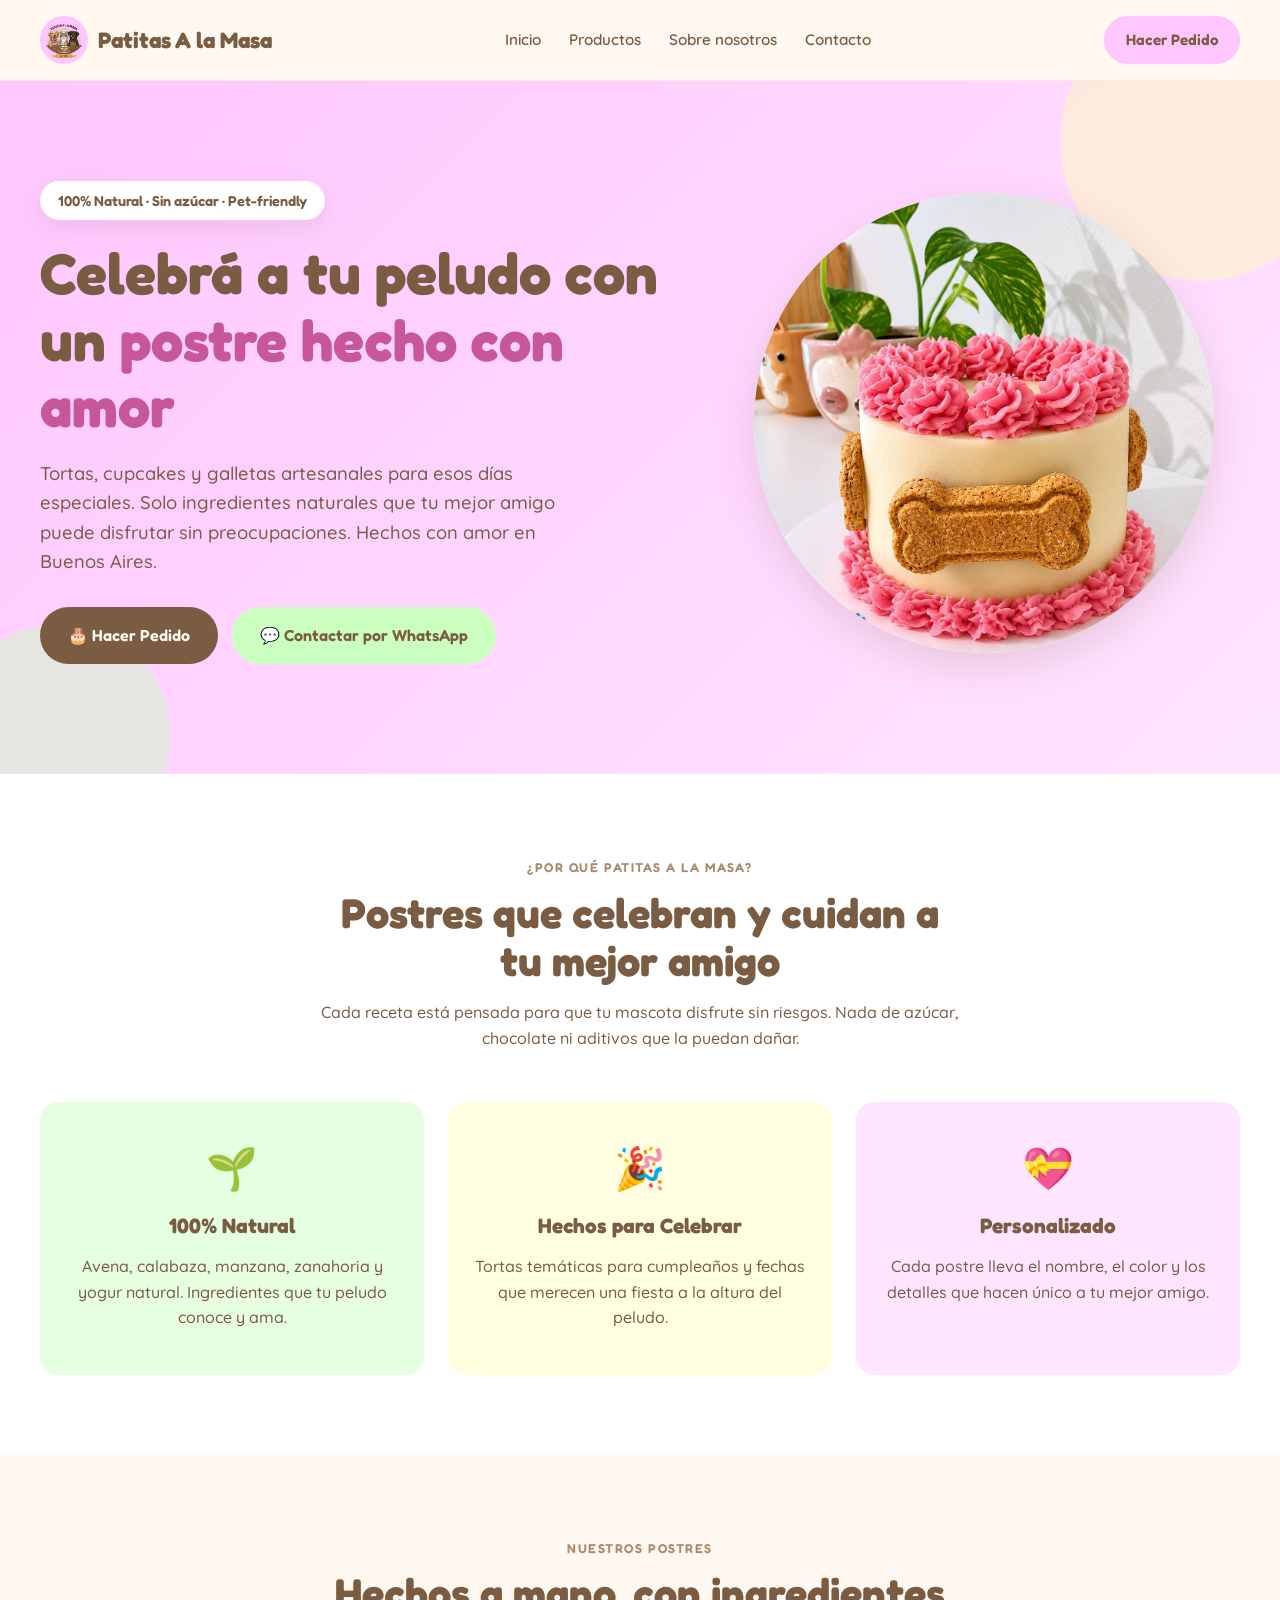
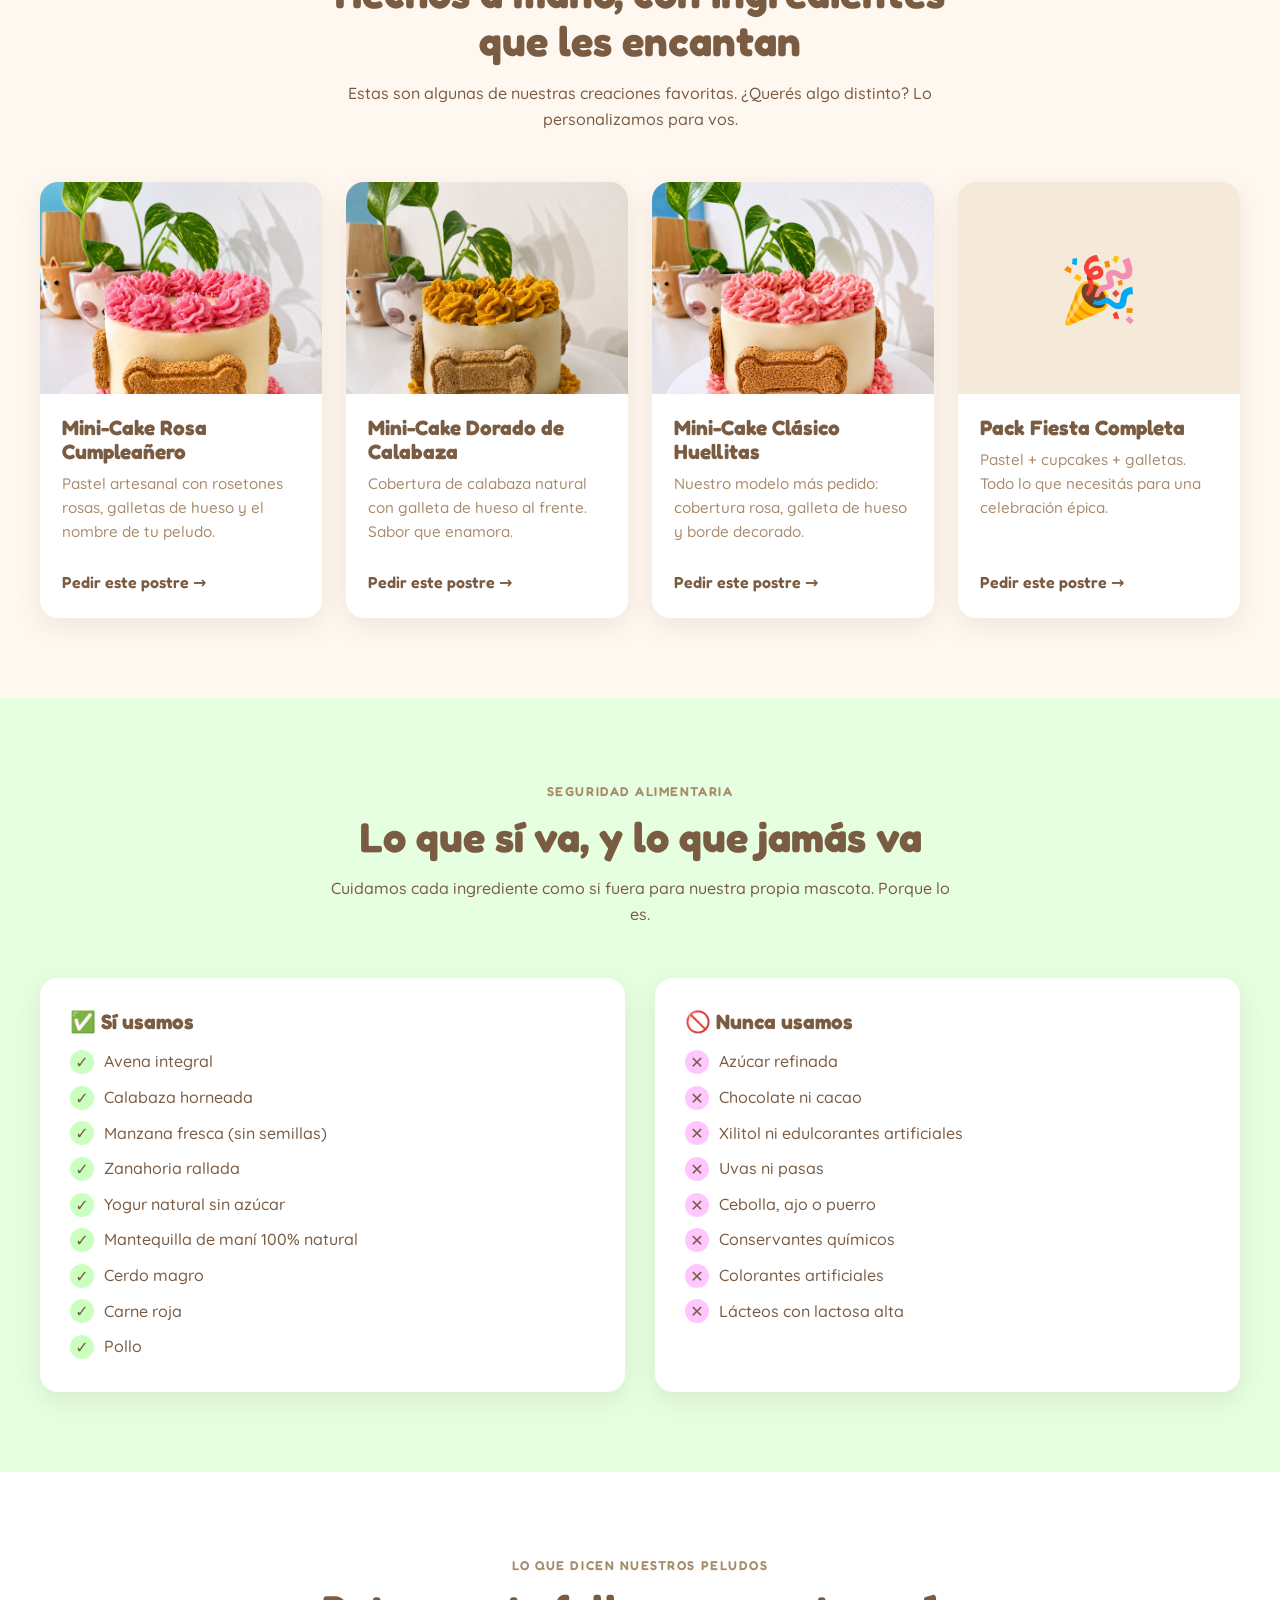
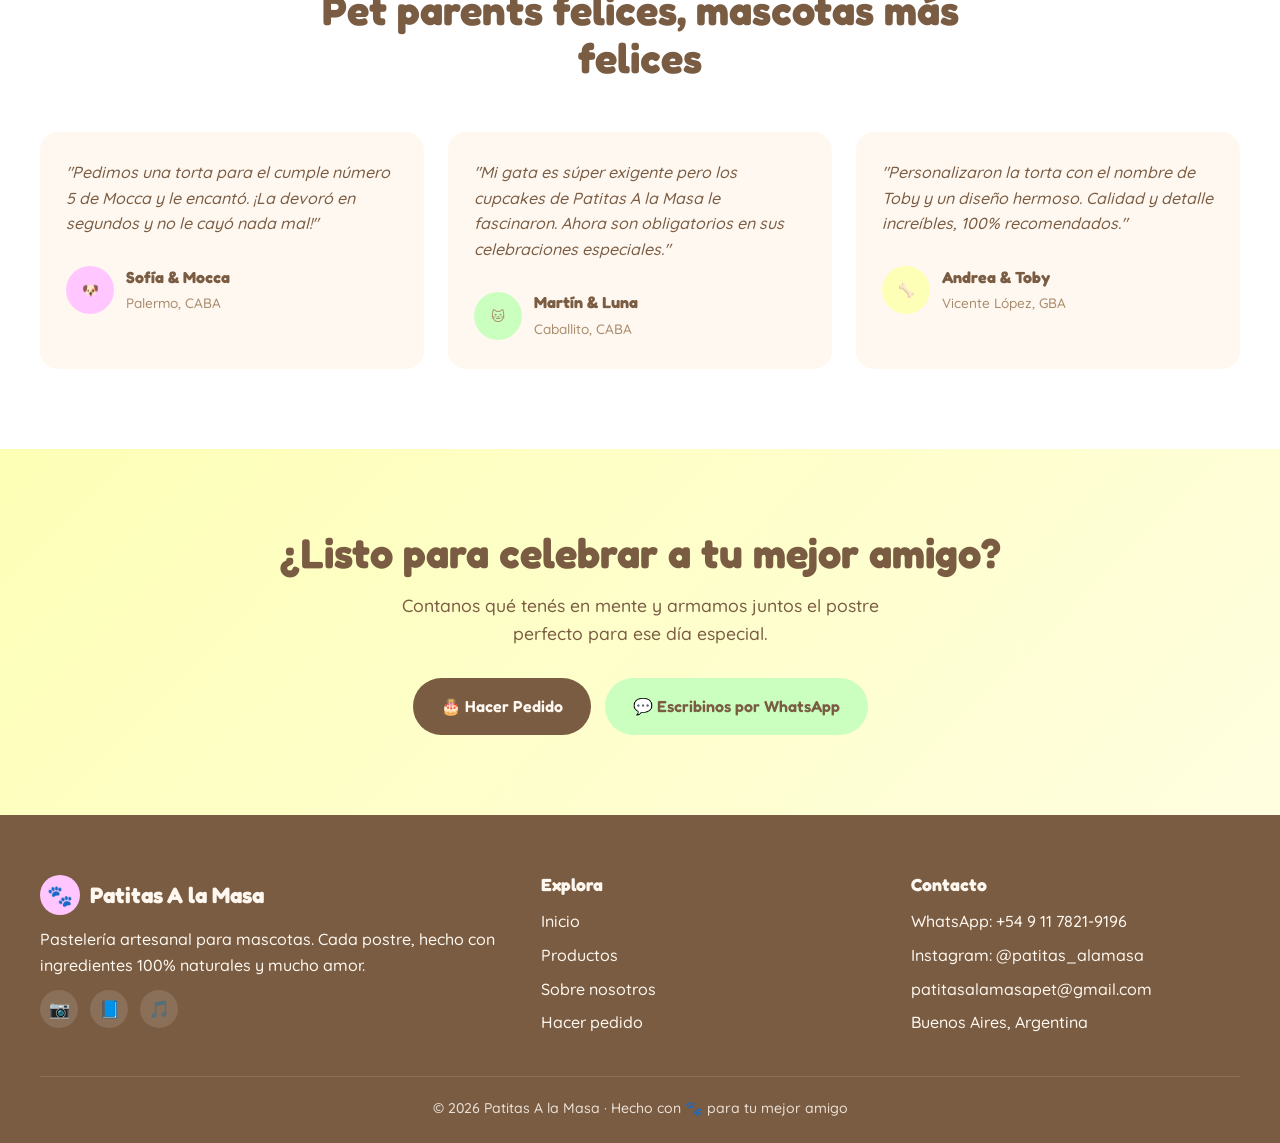
<file: index.html>
<!DOCTYPE html>
<html lang="es">
<head>
  <meta charset="UTF-8" />
  <meta name="viewport" content="width=device-width, initial-scale=1.0" />
  <title>Patitas a la masa — Postres naturales para tu mascota</title>
  <meta name="description" content="Pastelería artesanal para mascotas. Postres 100% naturales, sin azúcar, sin chocolate y sin aditivos para celebrar los días especiales de tu peludo." />
  <meta name="rebuild-timestamp" content="2026-05-31T12:00:00Z" />

  <link rel="preconnect" href="https://fonts.googleapis.com" />
  <link rel="preconnect" href="https://fonts.gstatic.com" crossorigin />
  <link href="https://fonts.googleapis.com/css2?family=Fredoka:wght@400;500;600;700&family=Quicksand:wght@400;500;600;700&display=swap" rel="stylesheet" />

  <link rel="stylesheet" href="css/styles.css" />
</head>
<body>

  <!-- ============ HEADER ============ -->
  <header class="site-header">
    <div class="container nav">
      <a href="#inicio" class="logo" aria-label="Patitas A la Masa inicio">
        <img src="assets/Many Paws.png" alt="" class="logo-img" />
        Patitas A la Masa
      </a>

      <ul class="nav-links" id="nav-links">
        <li><a href="#inicio">Inicio</a></li>
        <li><a href="#productos">Productos</a></li>
        <li><a href="#nosotros">Sobre nosotros</a></li>
        <li><a href="#contacto">Contacto</a></li>
      </ul>

      <div class="nav-cta">
        <a href="pedidos.html" class="btn btn-pill">Hacer Pedido</a>
        <button class="menu-toggle" aria-label="Abrir menú" aria-expanded="false">☰</button>
      </div>
    </div>
  </header>

  <main>

    <!-- ============ HERO ============ -->
    <section class="hero" id="inicio">
      <div class="container hero-inner">
        <div>
          <span class="hero-badge">100% Natural · Sin azúcar · Pet-friendly</span>
          <h1>Celebrá a tu peludo con un <span>postre hecho con amor</span></h1>
          <p class="hero-sub">
            Tortas, cupcakes y galletas artesanales para esos días especiales.
            Solo ingredientes naturales que tu mejor amigo puede disfrutar sin preocupaciones.
            Hechos con amor en Buenos Aires.
          </p>
          <div class="hero-actions">
            <a href="pedidos.html" class="btn btn-primary">🎂 Hacer Pedido</a>
            <a
              href="#"
              class="btn btn-secondary"
              data-whatsapp-message="¡Hola Patitas A la Masa! 🐾 Quiero más información sobre sus postres para mascotas."
            >💬 Contactar por WhatsApp</a>
          </div>
        </div>

        <div class="hero-illustration">
          <span class="paw paw-1" aria-hidden="true">🐾</span>
          <span class="paw paw-2" aria-hidden="true">🐾</span>
          <span class="paw paw-3" aria-hidden="true">🐾</span>
          <img src="assets/Imagenes/pastel-rosa.jpeg" alt="Pastel artesanal para mascotas con galleta de hueso y rosetones rosas" />
        </div>
      </div>
    </section>

    <!-- ============ PROPUESTA DE VALOR ============ -->
    <section class="valores" id="nosotros">
      <div class="container">
        <div class="section-head">
          <span class="eyebrow">¿Por qué Patitas A la Masa?</span>
          <h2>Postres que celebran y cuidan a tu mejor amigo</h2>
          <p>Cada receta está pensada para que tu mascota disfrute sin riesgos. Nada de azúcar, chocolate ni aditivos que la puedan dañar.</p>
        </div>

        <div class="cards-3">
          <article class="valor-card menta">
            <span class="icono" aria-hidden="true">🌱</span>
            <h3>100% Natural</h3>
            <p>Avena, calabaza, manzana, zanahoria y yogur natural. Ingredientes que tu peludo conoce y ama.</p>
          </article>
          <article class="valor-card vainilla">
            <span class="icono" aria-hidden="true">🎉</span>
            <h3>Hechos para Celebrar</h3>
            <p>Tortas temáticas para cumpleaños y fechas que merecen una fiesta a la altura del peludo.</p>
          </article>
          <article class="valor-card rosa">
            <span class="icono" aria-hidden="true">💝</span>
            <h3>Personalizado</h3>
            <p>Cada postre lleva el nombre, el color y los detalles que hacen único a tu mejor amigo.</p>
          </article>
        </div>
      </div>
    </section>

    <!-- ============ PRODUCTOS ============ -->
    <section class="productos" id="productos">
      <div class="container">
        <div class="section-head">
          <span class="eyebrow">Nuestros postres</span>
          <h2>Hechos a mano, con ingredientes que les encantan</h2>
          <p>Estas son algunas de nuestras creaciones favoritas. ¿Querés algo distinto? Lo personalizamos para vos.</p>
        </div>

        <div class="product-grid">
          <article class="product-card">
            <div class="product-image rosa">
              <img src="assets/Imagenes/pastel-rosa.jpeg" alt="Mini-Cake de cumpleaños rosa con galleta de hueso" />
            </div>
            <div class="product-body">
              <h3>Mini-Cake Rosa Cumpleañero</h3>
              <p>Pastel artesanal con rosetones rosas, galletas de hueso y el nombre de tu peludo.</p>
              <a href="pedidos.html#producto-pastel-rosa" class="product-link">Pedir este postre →</a>
            </div>
          </article>

          <article class="product-card">
            <div class="product-image vainilla">
              <img src="assets/Imagenes/pastel-amarillo.jpeg" alt="Mini-Cake de cumpleaños con rosetones dorados y galleta de hueso" />
            </div>
            <div class="product-body">
              <h3>Mini-Cake Dorado de Calabaza</h3>
              <p>Cobertura de calabaza natural con galleta de hueso al frente. Sabor que enamora.</p>
              <a href="pedidos.html#producto-pastel-amarillo" class="product-link">Pedir este postre →</a>
            </div>
          </article>

          <article class="product-card">
            <div class="product-image menta">
              <img src="assets/Imagenes/pastel-rosa-2.jpeg" alt="Mini-Cake rosa clásico con galleta de hueso frontal" />
            </div>
            <div class="product-body">
              <h3>Mini-Cake Clásico Huellitas</h3>
              <p>Nuestro modelo más pedido: cobertura rosa, galleta de hueso y borde decorado.</p>
              <a href="pedidos.html#producto-pastel-clasico" class="product-link">Pedir este postre →</a>
            </div>
          </article>

          <article class="product-card">
            <div class="product-image crema" aria-hidden="true">🎉</div>
            <div class="product-body">
              <h3>Pack Fiesta Completa</h3>
              <p>Pastel + cupcakes + galletas. Todo lo que necesitás para una celebración épica.</p>
              <a href="pedidos.html#producto-pack-fiesta" class="product-link">Pedir este postre →</a>
            </div>
          </article>
        </div>
      </div>
    </section>

    <!-- ============ INGREDIENTES ============ -->
    <section class="ingredientes">
      <div class="container">
        <div class="section-head">
          <span class="eyebrow">Seguridad alimentaria</span>
          <h2>Lo que sí va, y lo que jamás va</h2>
          <p>Cuidamos cada ingrediente como si fuera para nuestra propia mascota. Porque lo es.</p>
        </div>

        <div class="ing-grid">
          <div class="ing-card">
            <h3>✅ Sí usamos</h3>
            <ul class="ing-list si">
              <li>Avena integral</li>
              <li>Calabaza horneada</li>
              <li>Manzana fresca (sin semillas)</li>
              <li>Zanahoria rallada</li>
              <li>Yogur natural sin azúcar</li>
              <li>Mantequilla de maní 100% natural</li>
              <li>Cerdo magro</li>
              <li>Carne roja</li>
              <li>Pollo</li>
            </ul>
          </div>

          <div class="ing-card">
            <h3>🚫 Nunca usamos</h3>
            <ul class="ing-list no">
              <li>Azúcar refinada</li>
              <li>Chocolate ni cacao</li>
              <li>Xilitol ni edulcorantes artificiales</li>
              <li>Uvas ni pasas</li>
              <li>Cebolla, ajo o puerro</li>
              <li>Conservantes químicos</li>
              <li>Colorantes artificiales</li>
              <li>Lácteos con lactosa alta</li>
            </ul>
          </div>
        </div>
      </div>
    </section>

    <!-- ============ TESTIMONIOS ============ -->
    <section class="testimonios">
      <div class="container">
        <div class="section-head">
          <span class="eyebrow">Lo que dicen nuestros peludos</span>
          <h2>Pet parents felices, mascotas más felices</h2>
        </div>

        <div class="cards-3">
          <article class="testimonio-card">
            <p class="quote">"Pedimos una torta para el cumple número 5 de Mocca y le encantó. ¡La devoró en segundos y no le cayó nada mal!"</p>
            <div class="testimonio-author">
              <span class="avatar" aria-hidden="true">🐶</span>
              <div>
                <strong>Sofía & Mocca</strong>
                <span>Palermo, CABA</span>
              </div>
            </div>
          </article>

          <article class="testimonio-card">
            <p class="quote">"Mi gata es súper exigente pero los cupcakes de Patitas A la Masa le fascinaron. Ahora son obligatorios en sus celebraciones especiales."</p>
            <div class="testimonio-author">
              <span class="avatar menta" aria-hidden="true">🐱</span>
              <div>
                <strong>Martín & Luna</strong>
                <span>Caballito, CABA</span>
              </div>
            </div>
          </article>

          <article class="testimonio-card">
            <p class="quote">"Personalizaron la torta con el nombre de Toby y un diseño hermoso. Calidad y detalle increíbles, 100% recomendados."</p>
            <div class="testimonio-author">
              <span class="avatar vainilla" aria-hidden="true">🦴</span>
              <div>
                <strong>Andrea & Toby</strong>
                <span>Vicente López, GBA</span>
              </div>
            </div>
          </article>
        </div>
      </div>
    </section>

    <!-- ============ CTA FINAL ============ -->
    <section class="cta-final" id="contacto">
      <div class="container">
        <h2>¿Listo para celebrar a tu mejor amigo?</h2>
        <p>Contanos qué tenés en mente y armamos juntos el postre perfecto para ese día especial.</p>
        <div class="hero-actions">
          <a href="pedidos.html" class="btn btn-primary">🎂 Hacer Pedido</a>
          <a
            href="#"
            class="btn btn-secondary"
            data-whatsapp-message="¡Hola Patitas A la Masa! 🐾 Quiero coordinar un postre para mi mascota."
          >💬 Escribinos por WhatsApp</a>
        </div>
      </div>
    </section>

  </main>

  <!-- ============ FOOTER ============ -->
  <footer class="site-footer">
    <div class="container">
      <div class="footer-grid">
        <div>
          <div class="logo">
            <span class="logo-icon" aria-hidden="true">🐾</span>
            Patitas A la Masa
          </div>
          <p>Pastelería artesanal para mascotas. Cada postre, hecho con ingredientes 100% naturales y mucho amor.</p>
          <div class="social-links">
            <a href="#" aria-label="Instagram">📷</a>
            <a href="#" aria-label="Facebook">📘</a>
            <a href="#" aria-label="TikTok">🎵</a>
          </div>
        </div>

        <div>
          <h4>Explora</h4>
          <ul class="footer-links">
            <li><a href="#inicio">Inicio</a></li>
            <li><a href="#productos">Productos</a></li>
            <li><a href="#nosotros">Sobre nosotros</a></li>
            <li><a href="pedidos.html">Hacer pedido</a></li>
          </ul>
        </div>

        <div>
          <h4>Contacto</h4>
          <ul class="footer-links">
            <li>
              <a
                href="#"
                data-whatsapp-message="¡Hola Patitas A la Masa! 🐾"
              >WhatsApp: +54 9 11 7821-9196</a>
            </li>
            <li><a href="https://instagram.com/patitas_alamasa" target="_blank" rel="noopener">Instagram: @patitas_alamasa</a></li>
            <li><a href="mailto:patitasalamasapet@gmail.com">patitasalamasapet@gmail.com</a></li>
            <li>Buenos Aires, Argentina</li>
          </ul>
        </div>
      </div>

      <div class="footer-bottom">
        © <span id="year">2026</span> Patitas A la Masa · Hecho con 🐾 para tu mejor amigo
      </div>
    </div>
  </footer>

  <script src="js/main.js"></script>
  <script>
    document.getElementById('year').textContent = new Date().getFullYear();
  </script>
</body>
</html>
</file>
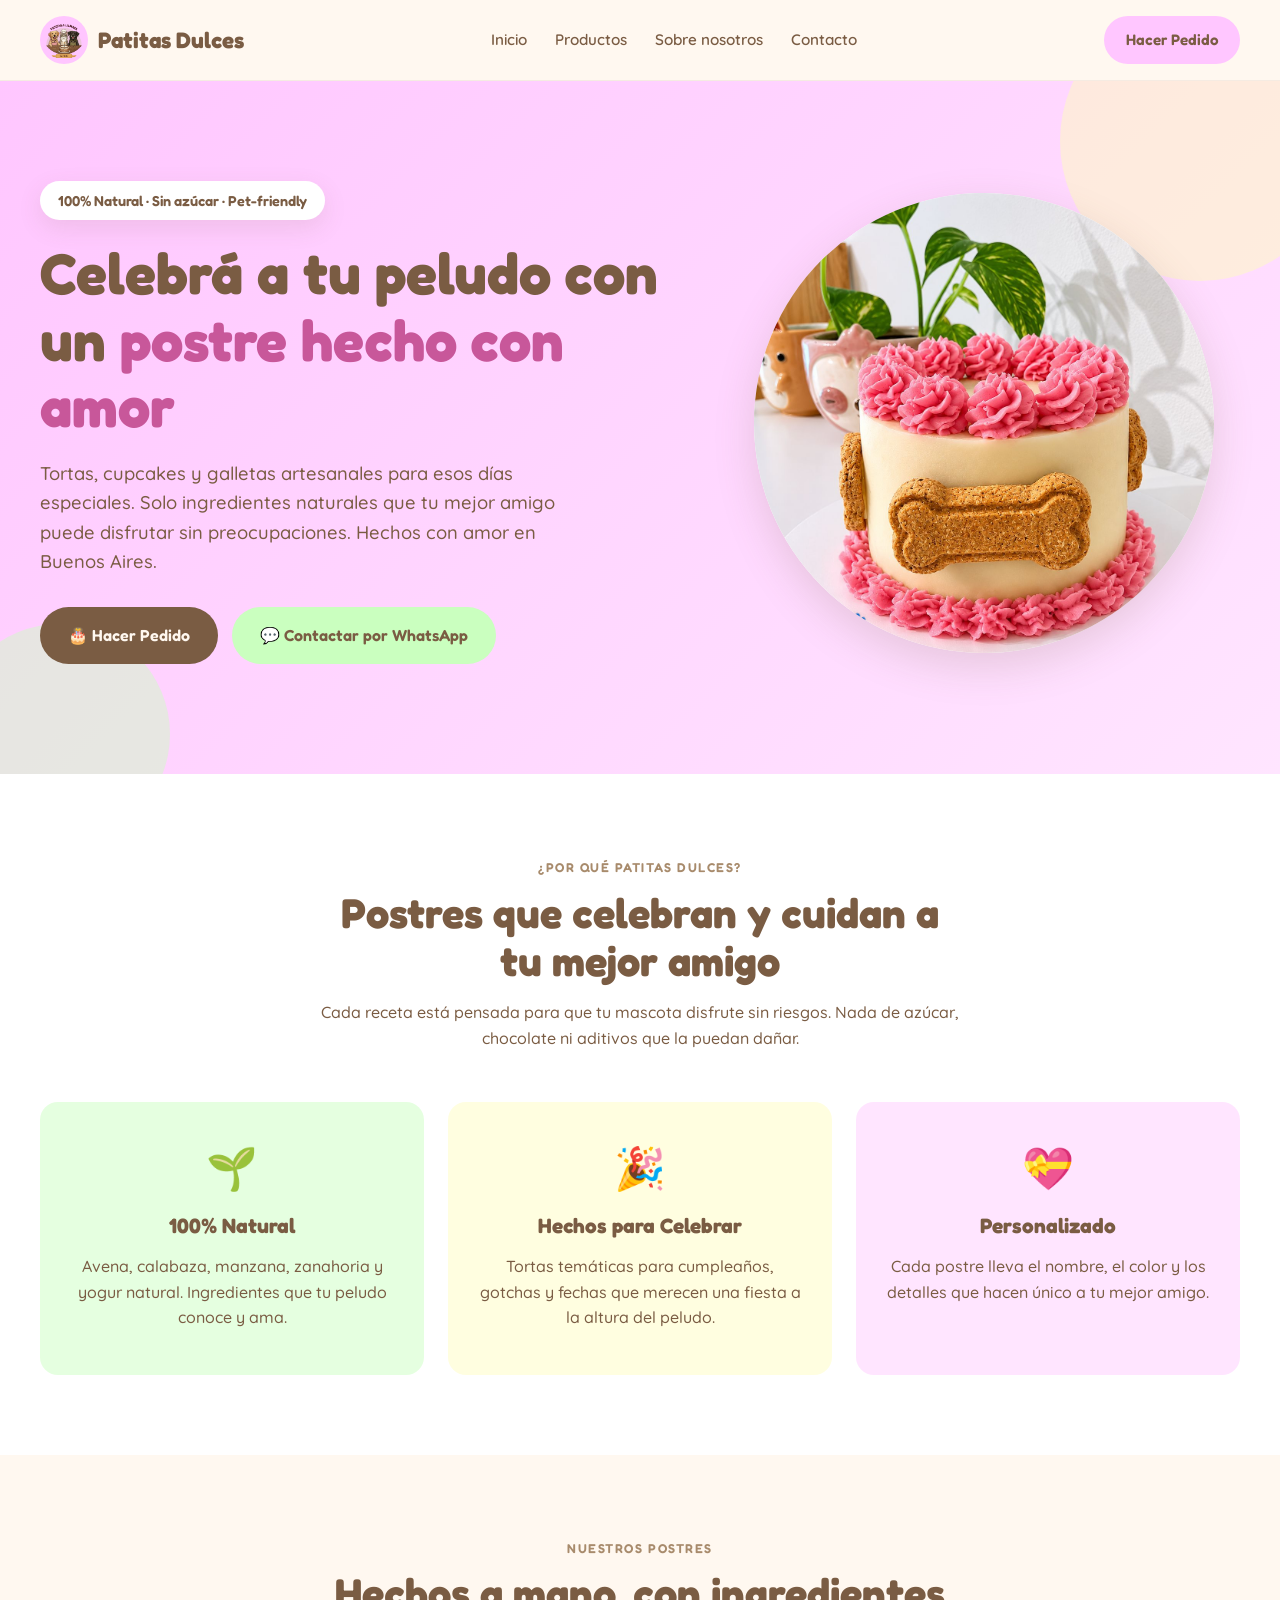
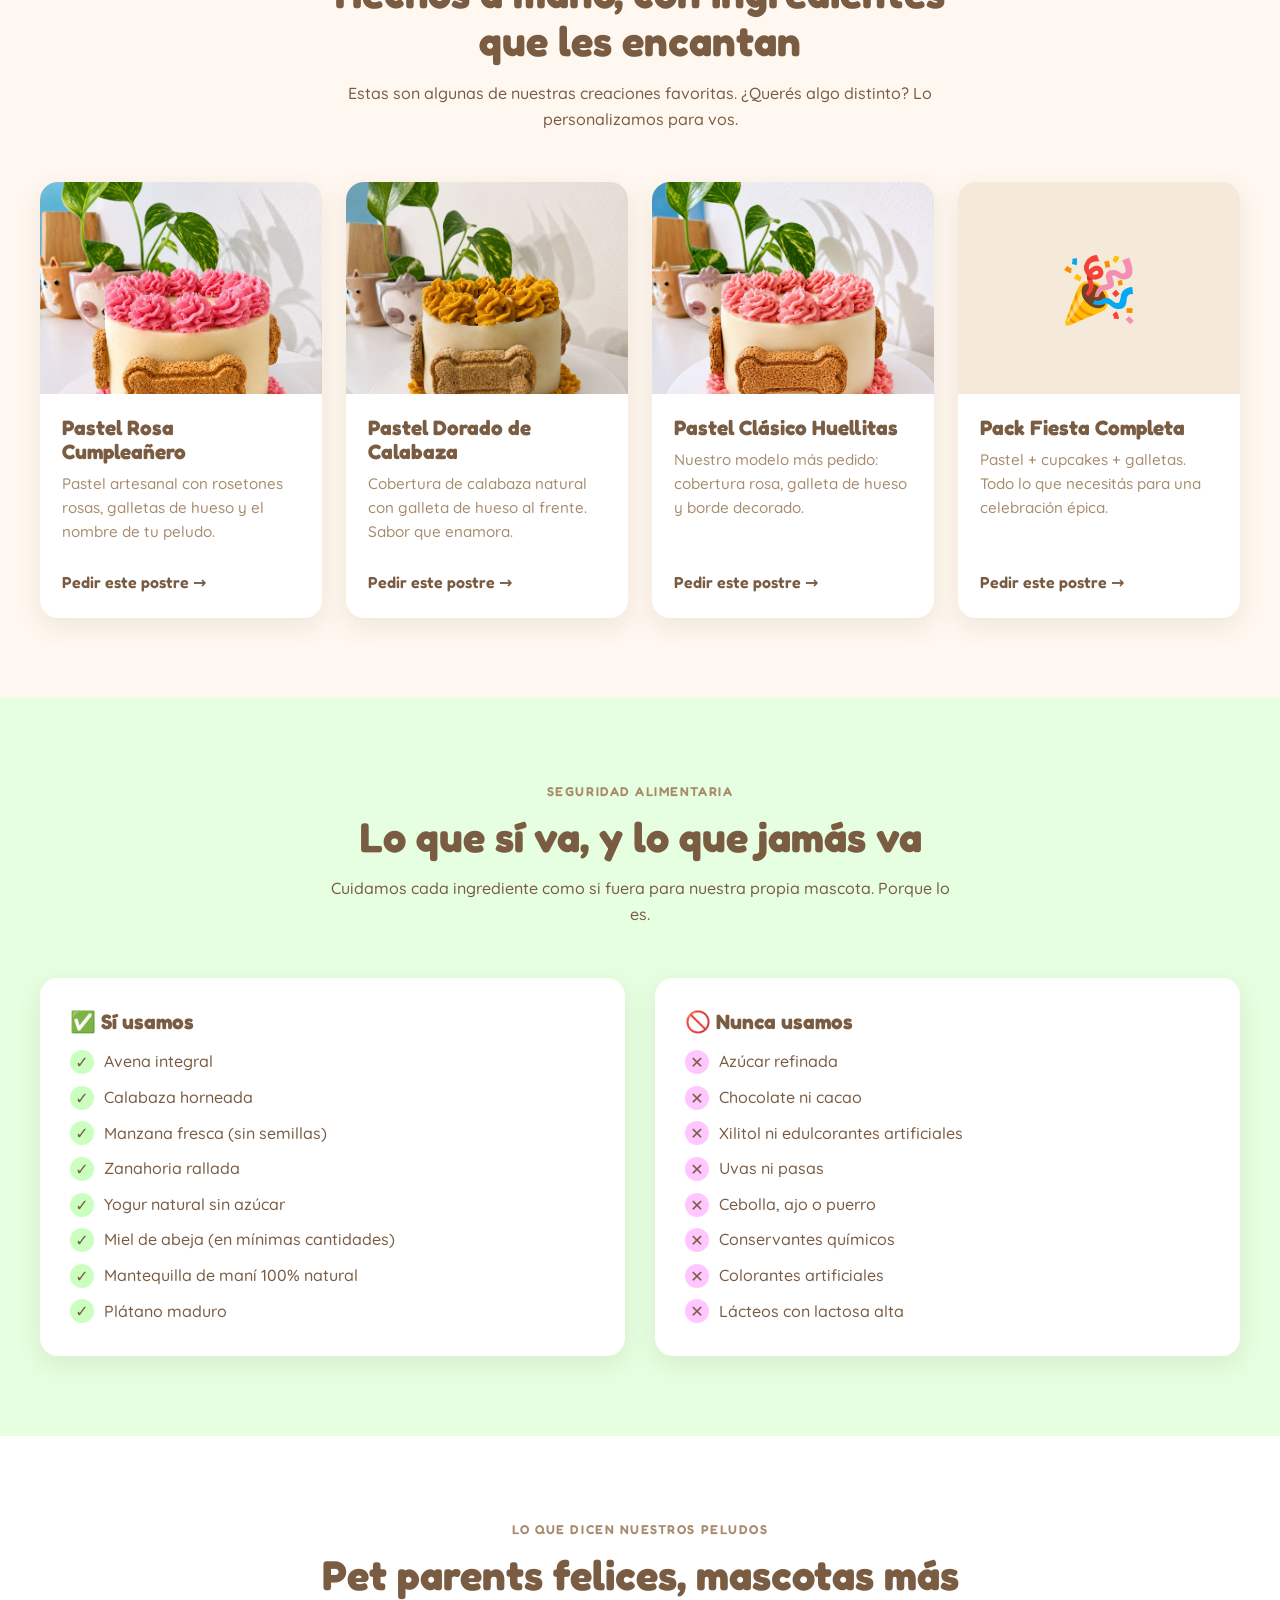
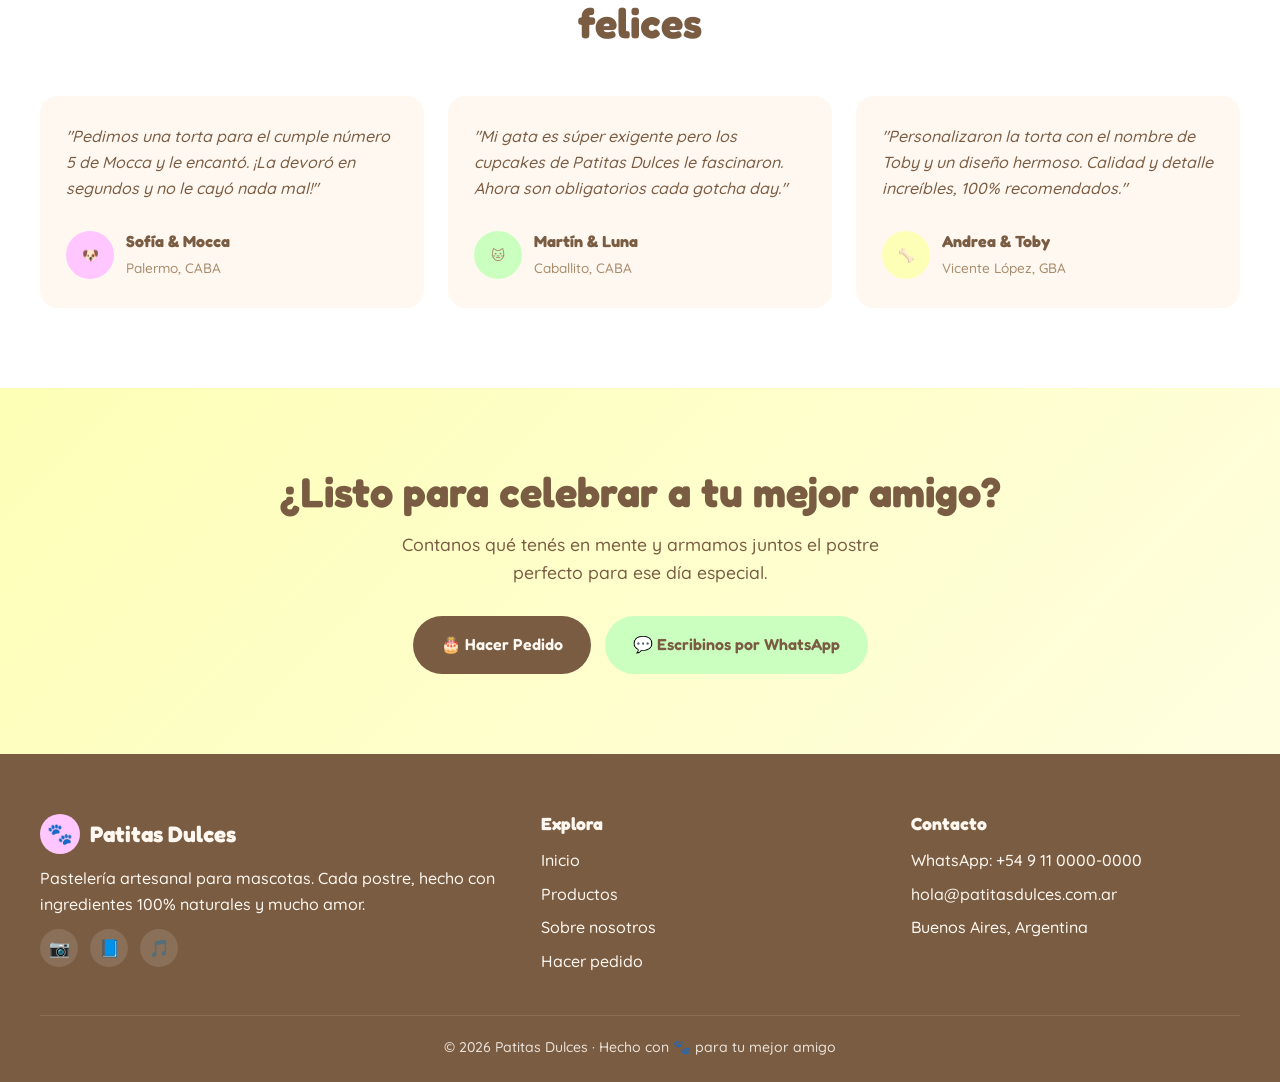
<file: Patitas_Website/index.html>
<!DOCTYPE html>
<html lang="es">
<head>
  <meta charset="UTF-8" />
  <meta name="viewport" content="width=device-width, initial-scale=1.0" />
  <title>Patitas Dulces — Postres naturales para tu mascota</title>
  <meta name="description" content="Pastelería artesanal para mascotas. Postres 100% naturales, sin azúcar, sin chocolate y sin aditivos para celebrar los días especiales de tu peludo." />

  <link rel="preconnect" href="https://fonts.googleapis.com" />
  <link rel="preconnect" href="https://fonts.gstatic.com" crossorigin />
  <link href="https://fonts.googleapis.com/css2?family=Fredoka:wght@400;500;600;700&family=Quicksand:wght@400;500;600;700&display=swap" rel="stylesheet" />

  <link rel="stylesheet" href="css/styles.css" />
</head>
<body>

  <!-- ============ HEADER ============ -->
  <header class="site-header">
    <div class="container nav">
      <a href="#inicio" class="logo" aria-label="Patitas Dulces inicio">
        <img src="assets/Many Paws.png" alt="" class="logo-img" />
        Patitas Dulces
      </a>

      <ul class="nav-links" id="nav-links">
        <li><a href="#inicio">Inicio</a></li>
        <li><a href="#productos">Productos</a></li>
        <li><a href="#nosotros">Sobre nosotros</a></li>
        <li><a href="#contacto">Contacto</a></li>
      </ul>

      <div class="nav-cta">
        <a href="pedidos.html" class="btn btn-pill">Hacer Pedido</a>
        <button class="menu-toggle" aria-label="Abrir menú" aria-expanded="false">☰</button>
      </div>
    </div>
  </header>

  <main>

    <!-- ============ HERO ============ -->
    <section class="hero" id="inicio">
      <div class="container hero-inner">
        <div>
          <span class="hero-badge">100% Natural · Sin azúcar · Pet-friendly</span>
          <h1>Celebrá a tu peludo con un <span>postre hecho con amor</span></h1>
          <p class="hero-sub">
            Tortas, cupcakes y galletas artesanales para esos días especiales.
            Solo ingredientes naturales que tu mejor amigo puede disfrutar sin preocupaciones.
            Hechos con amor en Buenos Aires.
          </p>
          <div class="hero-actions">
            <a href="pedidos.html" class="btn btn-primary">🎂 Hacer Pedido</a>
            <a
              href="#"
              class="btn btn-secondary"
              data-whatsapp-message="¡Hola Patitas Dulces! 🐾 Quiero más información sobre sus postres para mascotas."
            >💬 Contactar por WhatsApp</a>
          </div>
        </div>

        <div class="hero-illustration">
          <span class="paw paw-1" aria-hidden="true">🐾</span>
          <span class="paw paw-2" aria-hidden="true">🐾</span>
          <span class="paw paw-3" aria-hidden="true">🐾</span>
          <img src="assets/Imagenes/pastel-rosa.jpeg" alt="Pastel artesanal para mascotas con galleta de hueso y rosetones rosas" />
        </div>
      </div>
    </section>

    <!-- ============ PROPUESTA DE VALOR ============ -->
    <section class="valores" id="nosotros">
      <div class="container">
        <div class="section-head">
          <span class="eyebrow">¿Por qué Patitas Dulces?</span>
          <h2>Postres que celebran y cuidan a tu mejor amigo</h2>
          <p>Cada receta está pensada para que tu mascota disfrute sin riesgos. Nada de azúcar, chocolate ni aditivos que la puedan dañar.</p>
        </div>

        <div class="cards-3">
          <article class="valor-card menta">
            <span class="icono" aria-hidden="true">🌱</span>
            <h3>100% Natural</h3>
            <p>Avena, calabaza, manzana, zanahoria y yogur natural. Ingredientes que tu peludo conoce y ama.</p>
          </article>
          <article class="valor-card vainilla">
            <span class="icono" aria-hidden="true">🎉</span>
            <h3>Hechos para Celebrar</h3>
            <p>Tortas temáticas para cumpleaños, gotchas y fechas que merecen una fiesta a la altura del peludo.</p>
          </article>
          <article class="valor-card rosa">
            <span class="icono" aria-hidden="true">💝</span>
            <h3>Personalizado</h3>
            <p>Cada postre lleva el nombre, el color y los detalles que hacen único a tu mejor amigo.</p>
          </article>
        </div>
      </div>
    </section>

    <!-- ============ PRODUCTOS ============ -->
    <section class="productos" id="productos">
      <div class="container">
        <div class="section-head">
          <span class="eyebrow">Nuestros postres</span>
          <h2>Hechos a mano, con ingredientes que les encantan</h2>
          <p>Estas son algunas de nuestras creaciones favoritas. ¿Querés algo distinto? Lo personalizamos para vos.</p>
        </div>

        <div class="product-grid">
          <article class="product-card">
            <div class="product-image rosa">
              <img src="assets/Imagenes/pastel-rosa.jpeg" alt="Pastel de cumpleaños rosa con galleta de hueso" />
            </div>
            <div class="product-body">
              <h3>Pastel Rosa Cumpleañero</h3>
              <p>Pastel artesanal con rosetones rosas, galletas de hueso y el nombre de tu peludo.</p>
              <a href="pedidos.html#producto-pastel-rosa" class="product-link">Pedir este postre →</a>
            </div>
          </article>

          <article class="product-card">
            <div class="product-image vainilla">
              <img src="assets/Imagenes/pastel-amarillo.jpeg" alt="Pastel de cumpleaños con rosetones dorados y galleta de hueso" />
            </div>
            <div class="product-body">
              <h3>Pastel Dorado de Calabaza</h3>
              <p>Cobertura de calabaza natural con galleta de hueso al frente. Sabor que enamora.</p>
              <a href="pedidos.html#producto-pastel-amarillo" class="product-link">Pedir este postre →</a>
            </div>
          </article>

          <article class="product-card">
            <div class="product-image menta">
              <img src="assets/Imagenes/pastel-rosa-2.jpeg" alt="Pastel rosa clásico con galleta de hueso frontal" />
            </div>
            <div class="product-body">
              <h3>Pastel Clásico Huellitas</h3>
              <p>Nuestro modelo más pedido: cobertura rosa, galleta de hueso y borde decorado.</p>
              <a href="pedidos.html#producto-pastel-clasico" class="product-link">Pedir este postre →</a>
            </div>
          </article>

          <article class="product-card">
            <div class="product-image crema" aria-hidden="true">🎉</div>
            <div class="product-body">
              <h3>Pack Fiesta Completa</h3>
              <p>Pastel + cupcakes + galletas. Todo lo que necesitás para una celebración épica.</p>
              <a href="pedidos.html#producto-pack-fiesta" class="product-link">Pedir este postre →</a>
            </div>
          </article>
        </div>
      </div>
    </section>

    <!-- ============ INGREDIENTES ============ -->
    <section class="ingredientes">
      <div class="container">
        <div class="section-head">
          <span class="eyebrow">Seguridad alimentaria</span>
          <h2>Lo que sí va, y lo que jamás va</h2>
          <p>Cuidamos cada ingrediente como si fuera para nuestra propia mascota. Porque lo es.</p>
        </div>

        <div class="ing-grid">
          <div class="ing-card">
            <h3>✅ Sí usamos</h3>
            <ul class="ing-list si">
              <li>Avena integral</li>
              <li>Calabaza horneada</li>
              <li>Manzana fresca (sin semillas)</li>
              <li>Zanahoria rallada</li>
              <li>Yogur natural sin azúcar</li>
              <li>Miel de abeja (en mínimas cantidades)</li>
              <li>Mantequilla de maní 100% natural</li>
              <li>Plátano maduro</li>
            </ul>
          </div>

          <div class="ing-card">
            <h3>🚫 Nunca usamos</h3>
            <ul class="ing-list no">
              <li>Azúcar refinada</li>
              <li>Chocolate ni cacao</li>
              <li>Xilitol ni edulcorantes artificiales</li>
              <li>Uvas ni pasas</li>
              <li>Cebolla, ajo o puerro</li>
              <li>Conservantes químicos</li>
              <li>Colorantes artificiales</li>
              <li>Lácteos con lactosa alta</li>
            </ul>
          </div>
        </div>
      </div>
    </section>

    <!-- ============ TESTIMONIOS ============ -->
    <section class="testimonios">
      <div class="container">
        <div class="section-head">
          <span class="eyebrow">Lo que dicen nuestros peludos</span>
          <h2>Pet parents felices, mascotas más felices</h2>
        </div>

        <div class="cards-3">
          <article class="testimonio-card">
            <p class="quote">"Pedimos una torta para el cumple número 5 de Mocca y le encantó. ¡La devoró en segundos y no le cayó nada mal!"</p>
            <div class="testimonio-author">
              <span class="avatar" aria-hidden="true">🐶</span>
              <div>
                <strong>Sofía & Mocca</strong>
                <span>Palermo, CABA</span>
              </div>
            </div>
          </article>

          <article class="testimonio-card">
            <p class="quote">"Mi gata es súper exigente pero los cupcakes de Patitas Dulces le fascinaron. Ahora son obligatorios cada gotcha day."</p>
            <div class="testimonio-author">
              <span class="avatar menta" aria-hidden="true">🐱</span>
              <div>
                <strong>Martín & Luna</strong>
                <span>Caballito, CABA</span>
              </div>
            </div>
          </article>

          <article class="testimonio-card">
            <p class="quote">"Personalizaron la torta con el nombre de Toby y un diseño hermoso. Calidad y detalle increíbles, 100% recomendados."</p>
            <div class="testimonio-author">
              <span class="avatar vainilla" aria-hidden="true">🦴</span>
              <div>
                <strong>Andrea & Toby</strong>
                <span>Vicente López, GBA</span>
              </div>
            </div>
          </article>
        </div>
      </div>
    </section>

    <!-- ============ CTA FINAL ============ -->
    <section class="cta-final" id="contacto">
      <div class="container">
        <h2>¿Listo para celebrar a tu mejor amigo?</h2>
        <p>Contanos qué tenés en mente y armamos juntos el postre perfecto para ese día especial.</p>
        <div class="hero-actions">
          <a href="pedidos.html" class="btn btn-primary">🎂 Hacer Pedido</a>
          <a
            href="#"
            class="btn btn-secondary"
            data-whatsapp-message="¡Hola Patitas Dulces! 🐾 Quiero coordinar un postre para mi mascota."
          >💬 Escribinos por WhatsApp</a>
        </div>
      </div>
    </section>

  </main>

  <!-- ============ FOOTER ============ -->
  <footer class="site-footer">
    <div class="container">
      <div class="footer-grid">
        <div>
          <div class="logo">
            <span class="logo-icon" aria-hidden="true">🐾</span>
            Patitas Dulces
          </div>
          <p>Pastelería artesanal para mascotas. Cada postre, hecho con ingredientes 100% naturales y mucho amor.</p>
          <div class="social-links">
            <a href="#" aria-label="Instagram">📷</a>
            <a href="#" aria-label="Facebook">📘</a>
            <a href="#" aria-label="TikTok">🎵</a>
          </div>
        </div>

        <div>
          <h4>Explora</h4>
          <ul class="footer-links">
            <li><a href="#inicio">Inicio</a></li>
            <li><a href="#productos">Productos</a></li>
            <li><a href="#nosotros">Sobre nosotros</a></li>
            <li><a href="pedidos.html">Hacer pedido</a></li>
          </ul>
        </div>

        <div>
          <h4>Contacto</h4>
          <ul class="footer-links">
            <li>
              <a
                href="#"
                data-whatsapp-message="¡Hola Patitas Dulces! 🐾"
              >WhatsApp: +54 9 11 0000-0000</a>
            </li>
            <li><a href="mailto:hola@patitasdulces.com.ar">hola@patitasdulces.com.ar</a></li>
            <li>Buenos Aires, Argentina</li>
          </ul>
        </div>
      </div>

      <div class="footer-bottom">
        © <span id="year">2026</span> Patitas Dulces · Hecho con 🐾 para tu mejor amigo
      </div>
    </div>
  </footer>

  <script src="js/main.js"></script>
  <script>
    document.getElementById('year').textContent = new Date().getFullYear();
  </script>
</body>
</html>
</file>
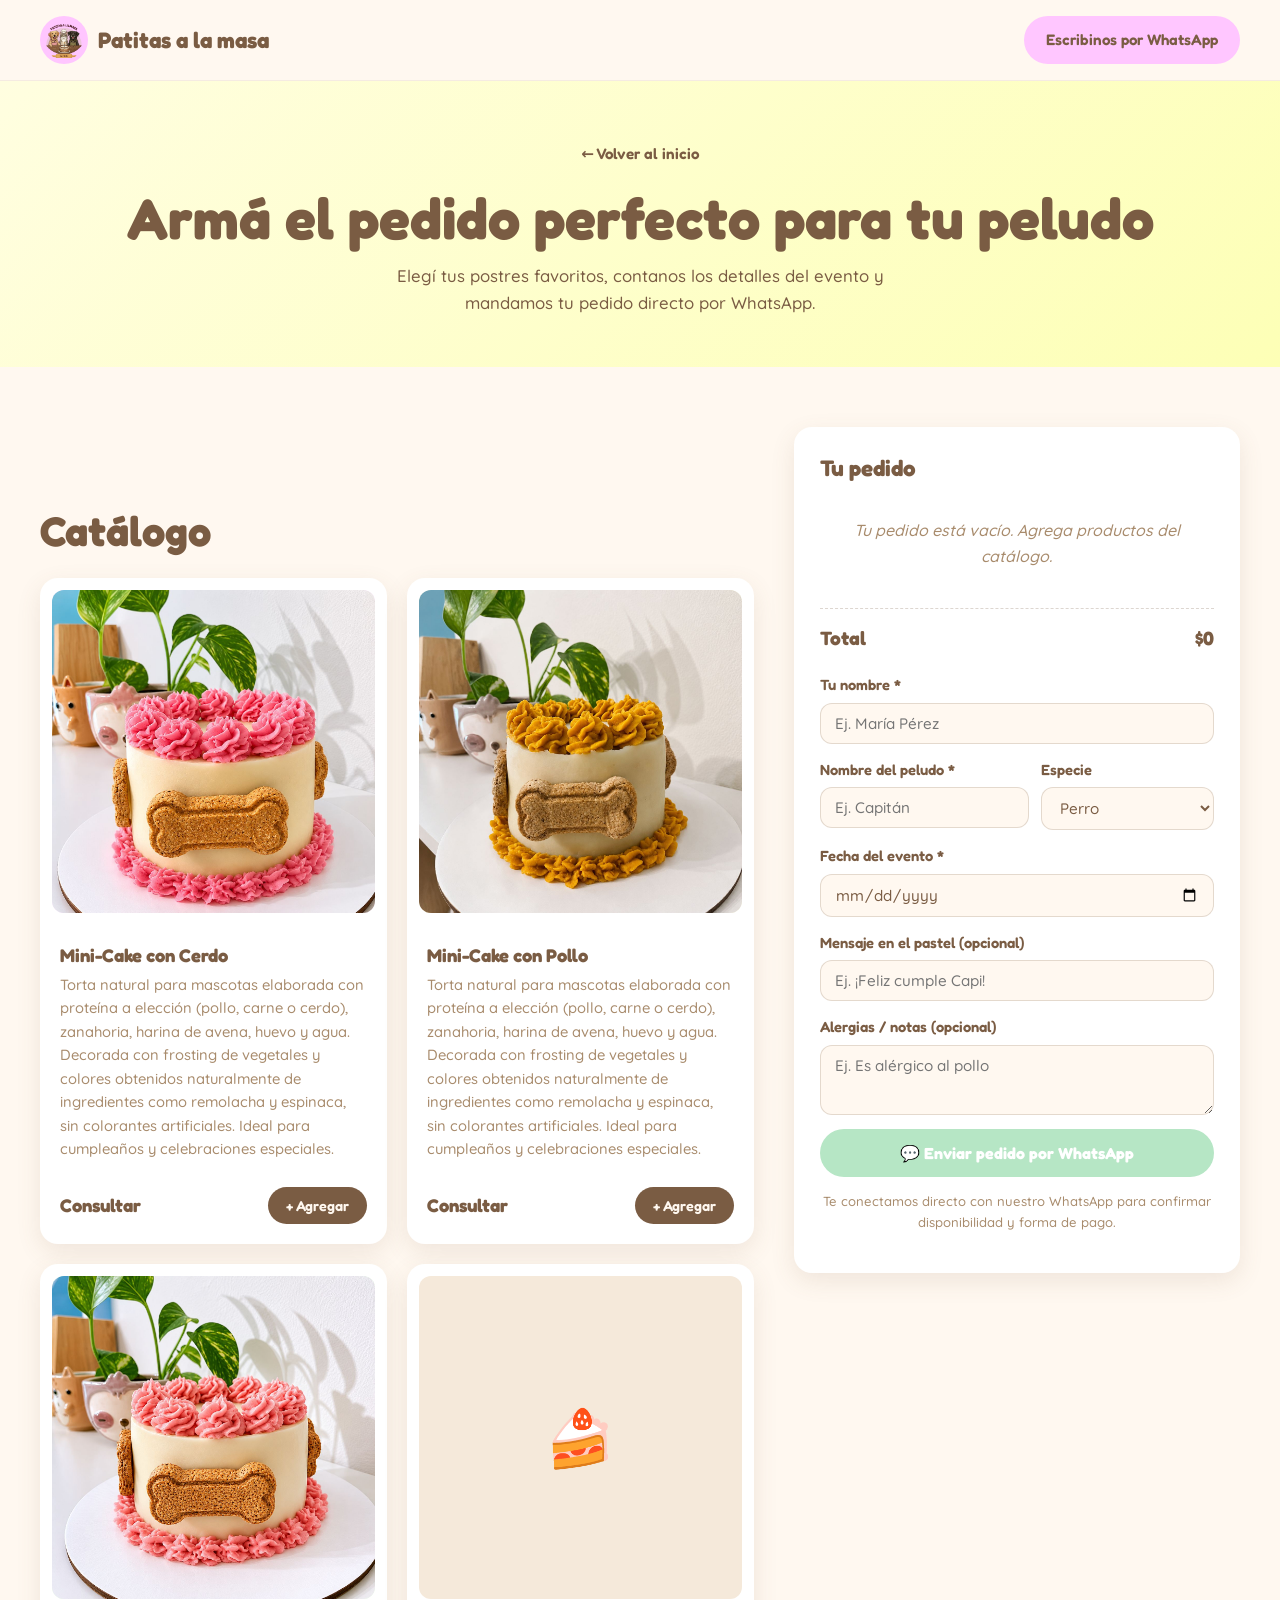
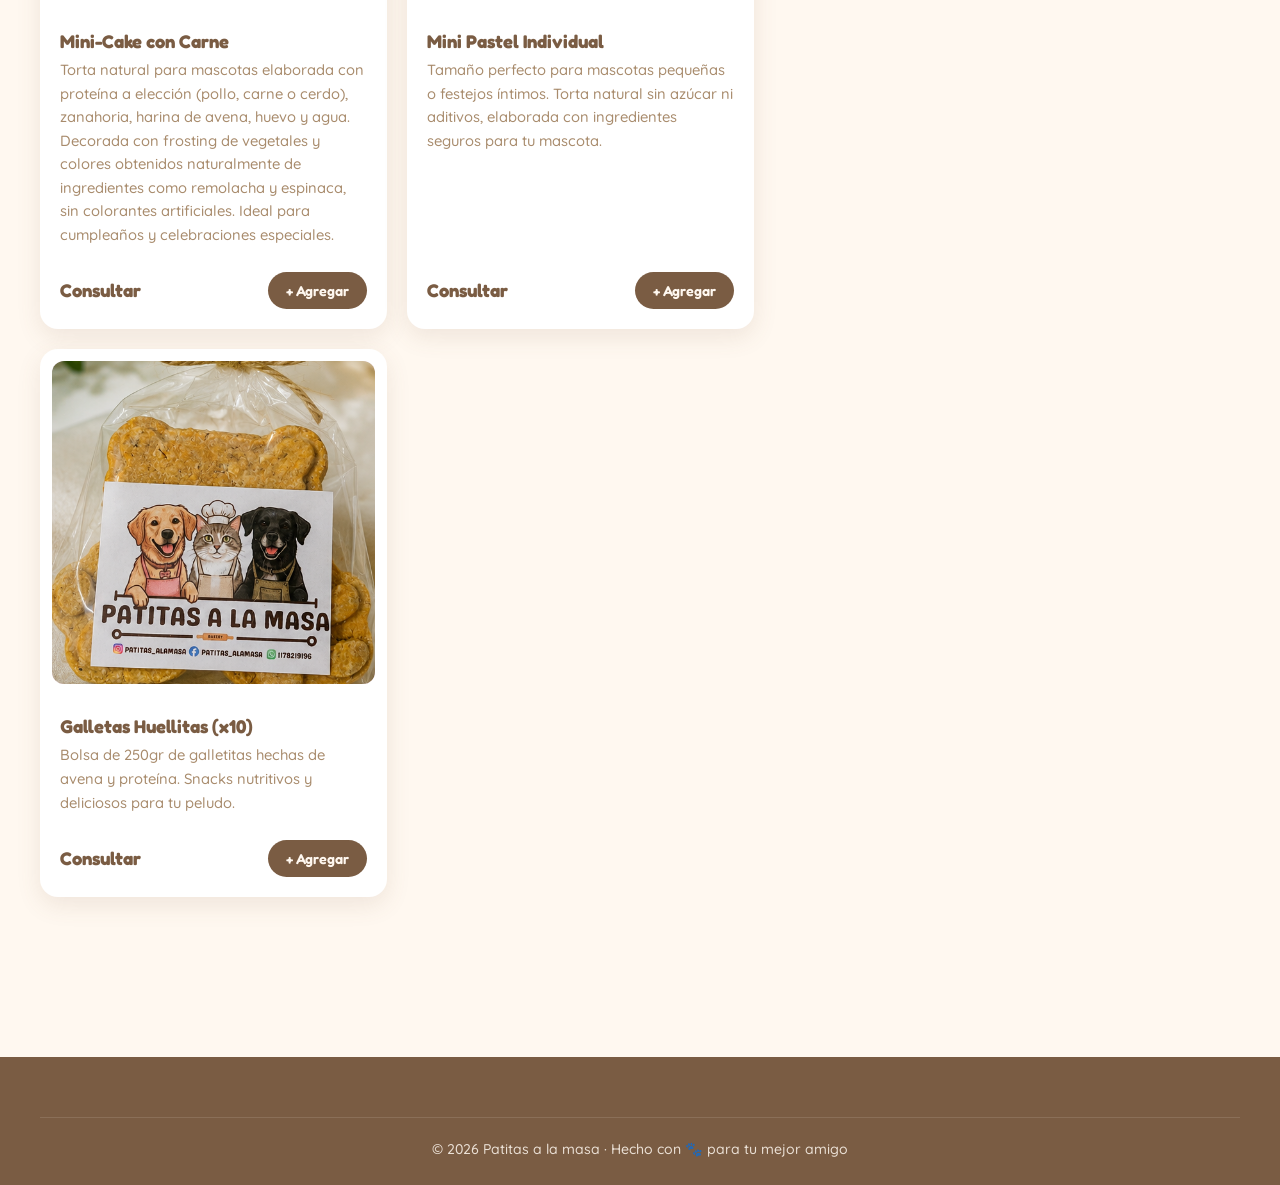
<file: pedidos.html>
<!DOCTYPE html>
<html lang="es">
<head>
  <meta charset="UTF-8" />
  <meta name="viewport" content="width=device-width, initial-scale=1.0" />
  <title>Hacer Pedido — Patitas a la masa</title>
  <meta name="description" content="Arma tu pedido de postres naturales para mascotas. Selecciona productos, agrega los detalles de tu peludo y envíanos tu pedido por WhatsApp." />

  <link rel="preconnect" href="https://fonts.googleapis.com" />
  <link rel="preconnect" href="https://fonts.gstatic.com" crossorigin />
  <link href="https://fonts.googleapis.com/css2?family=Fredoka:wght@400;500;600;700&family=Quicksand:wght@400;500;600;700&display=swap" rel="stylesheet" />

  <link rel="stylesheet" href="css/styles.css" />
  <link rel="stylesheet" href="css/pedidos.css" />
</head>
<body>

  <header class="site-header">
    <div class="container nav">
      <a href="index.html" class="logo" aria-label="Patitas a la masa inicio">
        <img src="assets/Many Paws.png" alt="" class="logo-img" />
        Patitas a la masa
      </a>

      <div class="nav-cta">
        <a
          href="#"
          class="btn btn-pill"
          data-whatsapp-message="¡Hola Patitas a la masa! 🐾 Tengo una consulta sobre los pedidos."
        >Escribinos por WhatsApp</a>
      </div>
    </div>
  </header>

  <main>

    <section class="pedidos-hero">
      <div class="container">
        <a href="index.html" class="back-link">← Volver al inicio</a>
        <h1>Armá el pedido perfecto para tu peludo</h1>
        <p>Elegí tus postres favoritos, contanos los detalles del evento y mandamos tu pedido directo por WhatsApp.</p>
      </div>
    </section>

    <div class="container pedidos-layout">

      <!-- Catálogo -->
      <section class="catalogo" aria-label="Catálogo de productos">
        <h2>Catálogo</h2>
        <div class="catalogo-grid" id="catalogo-grid">
          <!-- Renderizado por js/pedidos.js -->
        </div>
      </section>

      <!-- Panel pedido -->
      <aside class="pedido-panel" aria-label="Resumen del pedido">
        <h2>Tu pedido</h2>

        <ul class="cart-list" id="cart-list">
          <li class="cart-empty">Tu pedido está vacío. Agrega productos del catálogo.</li>
        </ul>

        <div class="cart-total">
          <span>Total</span>
          <span id="cart-total">S/ 0</span>
        </div>

        <form class="pedido-form" id="pedido-form" novalidate>
          <div class="form-field">
            <label for="nombre">Tu nombre *</label>
            <input type="text" id="nombre" name="nombre" required placeholder="Ej. María Pérez" />
          </div>

          <div class="form-row">
            <div class="form-field">
              <label for="peludo">Nombre del peludo *</label>
              <input type="text" id="peludo" name="peludo" required placeholder="Ej. Capitán" />
            </div>
            <div class="form-field">
              <label for="especie">Especie</label>
              <select id="especie" name="especie">
                <option>Perro</option>
                <option>Gato</option>
                <option>Otro</option>
              </select>
            </div>
          </div>

          <div class="form-field">
            <label for="fecha">Fecha del evento *</label>
            <input type="date" id="fecha" name="fecha" required />
          </div>

          <div class="form-field">
            <label for="mensaje">Mensaje en el pastel (opcional)</label>
            <input type="text" id="mensaje" name="mensaje" placeholder="Ej. ¡Feliz cumple Capi!" maxlength="60" />
          </div>

          <div class="form-field">
            <label for="notas">Alergias / notas (opcional)</label>
            <textarea id="notas" name="notas" placeholder="Ej. Es alérgico al pollo"></textarea>
          </div>

          <button type="submit" id="btn-submit" class="btn-submit" disabled>
            💬 Enviar pedido por WhatsApp
          </button>
          <p class="form-note">Te conectamos directo con nuestro WhatsApp para confirmar disponibilidad y forma de pago.</p>
        </form>
      </aside>

    </div>
  </main>

  <footer class="site-footer">
    <div class="container">
      <div class="footer-bottom">
        © <span id="year">2026</span> Patitas a la masa · Hecho con 🐾 para tu mejor amigo
      </div>
    </div>
  </footer>

  <script src="js/main.js"></script>
  <script src="js/pedidos.js"></script>
  <script>
    document.getElementById('year').textContent = new Date().getFullYear();
  </script>
</body>
</html>
</file>
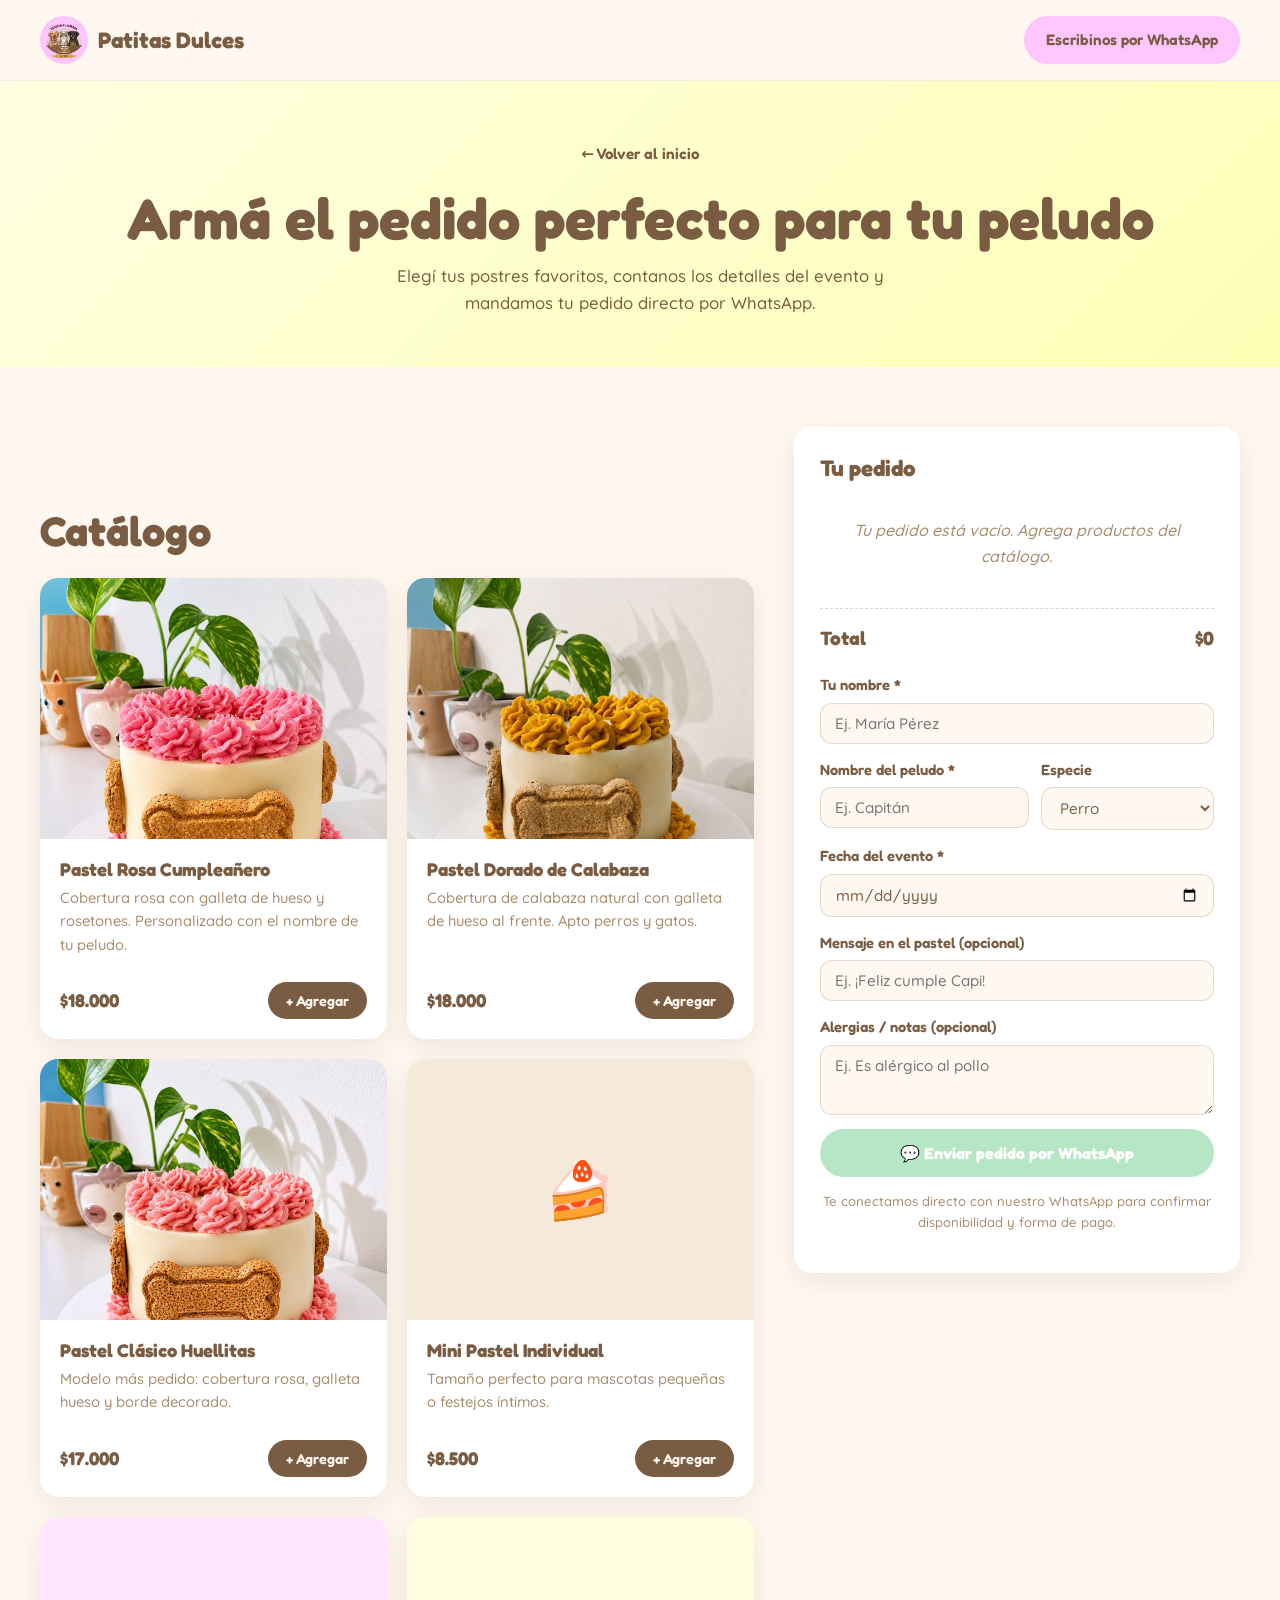
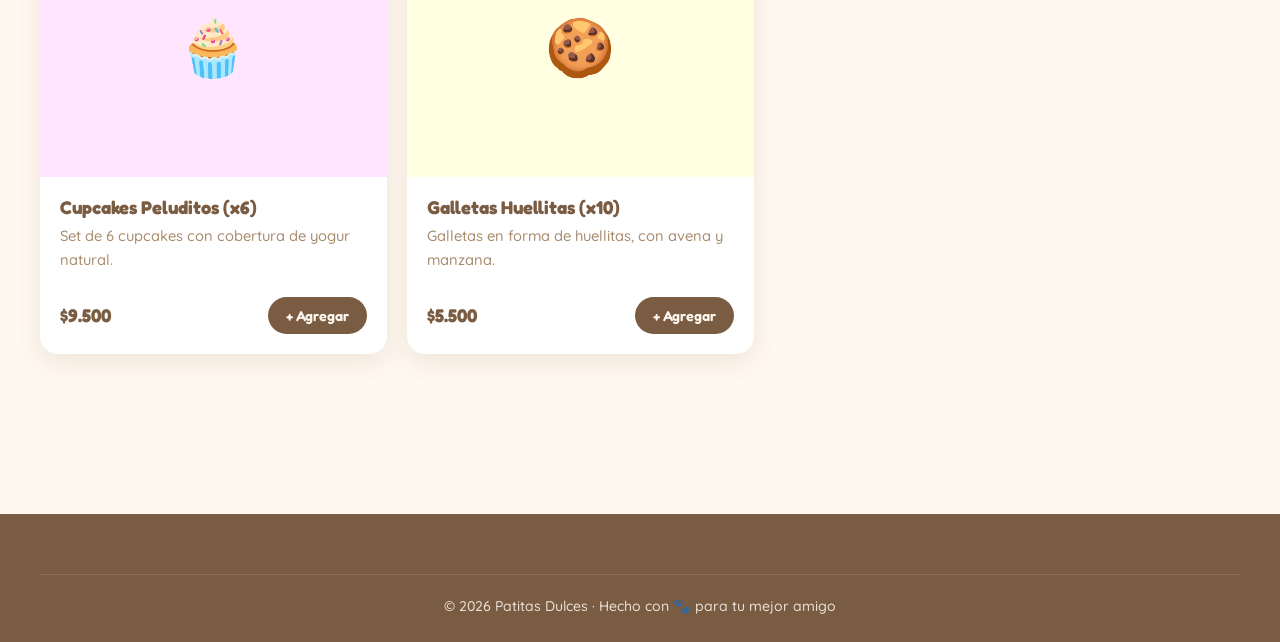
<file: Patitas_Website/pedidos.html>
<!DOCTYPE html>
<html lang="es">
<head>
  <meta charset="UTF-8" />
  <meta name="viewport" content="width=device-width, initial-scale=1.0" />
  <title>Hacer Pedido — Patitas Dulces</title>
  <meta name="description" content="Arma tu pedido de postres naturales para mascotas. Selecciona productos, agrega los detalles de tu peludo y envíanos tu pedido por WhatsApp." />

  <link rel="preconnect" href="https://fonts.googleapis.com" />
  <link rel="preconnect" href="https://fonts.gstatic.com" crossorigin />
  <link href="https://fonts.googleapis.com/css2?family=Fredoka:wght@400;500;600;700&family=Quicksand:wght@400;500;600;700&display=swap" rel="stylesheet" />

  <link rel="stylesheet" href="css/styles.css" />
  <link rel="stylesheet" href="css/pedidos.css" />
</head>
<body>

  <header class="site-header">
    <div class="container nav">
      <a href="index.html" class="logo" aria-label="Patitas Dulces inicio">
        <img src="assets/Many Paws.png" alt="" class="logo-img" />
        Patitas Dulces
      </a>

      <div class="nav-cta">
        <a
          href="#"
          class="btn btn-pill"
          data-whatsapp-message="¡Hola Patitas Dulces! 🐾 Tengo una consulta sobre los pedidos."
        >Escribinos por WhatsApp</a>
      </div>
    </div>
  </header>

  <main>

    <section class="pedidos-hero">
      <div class="container">
        <a href="index.html" class="back-link">← Volver al inicio</a>
        <h1>Armá el pedido perfecto para tu peludo</h1>
        <p>Elegí tus postres favoritos, contanos los detalles del evento y mandamos tu pedido directo por WhatsApp.</p>
      </div>
    </section>

    <div class="container pedidos-layout">

      <!-- Catálogo -->
      <section class="catalogo" aria-label="Catálogo de productos">
        <h2>Catálogo</h2>
        <div class="catalogo-grid" id="catalogo-grid">
          <!-- Renderizado por js/pedidos.js -->
        </div>
      </section>

      <!-- Panel pedido -->
      <aside class="pedido-panel" aria-label="Resumen del pedido">
        <h2>Tu pedido</h2>

        <ul class="cart-list" id="cart-list">
          <li class="cart-empty">Tu pedido está vacío. Agrega productos del catálogo.</li>
        </ul>

        <div class="cart-total">
          <span>Total</span>
          <span id="cart-total">S/ 0</span>
        </div>

        <form class="pedido-form" id="pedido-form" novalidate>
          <div class="form-field">
            <label for="nombre">Tu nombre *</label>
            <input type="text" id="nombre" name="nombre" required placeholder="Ej. María Pérez" />
          </div>

          <div class="form-row">
            <div class="form-field">
              <label for="peludo">Nombre del peludo *</label>
              <input type="text" id="peludo" name="peludo" required placeholder="Ej. Capitán" />
            </div>
            <div class="form-field">
              <label for="especie">Especie</label>
              <select id="especie" name="especie">
                <option>Perro</option>
                <option>Gato</option>
                <option>Otro</option>
              </select>
            </div>
          </div>

          <div class="form-field">
            <label for="fecha">Fecha del evento *</label>
            <input type="date" id="fecha" name="fecha" required />
          </div>

          <div class="form-field">
            <label for="mensaje">Mensaje en el pastel (opcional)</label>
            <input type="text" id="mensaje" name="mensaje" placeholder="Ej. ¡Feliz cumple Capi!" maxlength="60" />
          </div>

          <div class="form-field">
            <label for="notas">Alergias / notas (opcional)</label>
            <textarea id="notas" name="notas" placeholder="Ej. Es alérgico al pollo"></textarea>
          </div>

          <button type="submit" id="btn-submit" class="btn-submit" disabled>
            💬 Enviar pedido por WhatsApp
          </button>
          <p class="form-note">Te conectamos directo con nuestro WhatsApp para confirmar disponibilidad y forma de pago.</p>
        </form>
      </aside>

    </div>
  </main>

  <footer class="site-footer">
    <div class="container">
      <div class="footer-bottom">
        © <span id="year">2026</span> Patitas Dulces · Hecho con 🐾 para tu mejor amigo
      </div>
    </div>
  </footer>

  <script src="js/main.js"></script>
  <script src="js/pedidos.js"></script>
  <script>
    document.getElementById('year').textContent = new Date().getFullYear();
  </script>
</body>
</html>
</file>
<file: css/styles.css>
/* ============================================
   Patitas a la masa — Estilos base + Landing
   ============================================ */

:root {
  --rosa-pastel: #FFC6FF;
  --amarillo-vainilla: #FDFFB6;
  --azul-menta: #CAFFBF;
  --marron-galleta: #7A5C43;
  --marron-suave: #A88B6C;
  --crema: #FFF8F0;
  --blanco: #FFFFFF;

  --rosa-suave: #FFE5FF;
  --menta-suave: #E5FFE0;
  --vainilla-suave: #FFFEE0;

  --font-titulo: 'Fredoka', 'Baloo 2', system-ui, sans-serif;
  --font-body: 'Quicksand', system-ui, sans-serif;

  --radio-suave: 18px;
  --radio-pill: 999px;
  --sombra-suave: 0 8px 24px rgba(122, 92, 67, 0.12);
  --sombra-fuerte: 0 14px 40px rgba(122, 92, 67, 0.18);

  --max-w: 1200px;
}

* { box-sizing: border-box; }

html { scroll-behavior: smooth; }

body {
  margin: 0;
  font-family: var(--font-body);
  color: var(--marron-galleta);
  background: var(--crema);
  line-height: 1.6;
  font-weight: 500;
}

h1, h2, h3, h4 {
  font-family: var(--font-titulo);
  font-weight: 700;
  color: var(--marron-galleta);
  line-height: 1.15;
  margin: 0 0 16px;
}

h1 { font-size: clamp(2.2rem, 5vw, 3.6rem); }
h2 { font-size: clamp(1.8rem, 3.5vw, 2.6rem); }
h3 { font-size: 1.3rem; }

p { margin: 0 0 12px; }

a { color: var(--marron-galleta); text-decoration: none; }

img { max-width: 100%; display: block; }

.container {
  width: min(100% - 40px, var(--max-w));
  margin-inline: auto;
}

section { padding: 80px 0; }

/* ---------- Botones ---------- */

.btn {
  display: inline-flex;
  align-items: center;
  gap: 10px;
  font-family: var(--font-titulo);
  font-weight: 600;
  font-size: 1rem;
  padding: 14px 26px;
  border-radius: var(--radio-pill);
  border: 2px solid transparent;
  cursor: pointer;
  transition: transform 0.15s ease, box-shadow 0.15s ease, background 0.15s ease;
  text-decoration: none;
  white-space: nowrap;
}

.btn:hover { transform: translateY(-2px); box-shadow: var(--sombra-suave); }

.btn-primary {
  background: var(--marron-galleta);
  color: var(--crema);
}
.btn-primary:hover { background: #6a4f39; }

.btn-secondary {
  background: var(--azul-menta);
  color: var(--marron-galleta);
}
.btn-secondary:hover { background: #b3f4a1; }

.btn-pill {
  background: var(--rosa-pastel);
  color: var(--marron-galleta);
  padding: 10px 20px;
  font-size: 0.95rem;
}

.btn-outline {
  background: transparent;
  color: var(--marron-galleta);
  border-color: var(--marron-galleta);
}
.btn-outline:hover { background: var(--marron-galleta); color: var(--crema); }

/* ---------- Header ---------- */

.site-header {
  position: sticky;
  top: 0;
  z-index: 50;
  background: rgba(255, 248, 240, 0.92);
  backdrop-filter: blur(10px);
  border-bottom: 1px solid rgba(122, 92, 67, 0.08);
}

.nav {
  display: flex;
  align-items: center;
  justify-content: space-between;
  padding: 16px 0;
  gap: 20px;
}

.logo {
  display: flex;
  align-items: center;
  gap: 10px;
  font-family: var(--font-titulo);
  font-weight: 700;
  font-size: 1.4rem;
  color: var(--marron-galleta);
}

.logo-icon {
  width: 40px;
  height: 40px;
  background: var(--rosa-pastel);
  border-radius: 50%;
  display: grid;
  place-items: center;
  font-size: 1.3rem;
}

.logo-img {
  width: 48px;
  height: 48px;
  object-fit: contain;
  border-radius: 50%;
  background: var(--rosa-pastel);
  padding: 4px;
}

.site-footer .logo-img {
  background: rgba(255, 198, 255, 0.85);
}

.nav-links {
  display: flex;
  gap: 28px;
  list-style: none;
  margin: 0;
  padding: 0;
}

.nav-links a {
  font-weight: 600;
  font-size: 0.95rem;
  transition: color 0.15s ease;
}
.nav-links a:hover { color: var(--marron-suave); }

.nav-cta { display: flex; align-items: center; gap: 12px; }

.menu-toggle {
  display: none;
  background: transparent;
  border: 0;
  font-size: 1.6rem;
  cursor: pointer;
  color: var(--marron-galleta);
  padding: 6px 10px;
}

/* ---------- Hero ---------- */

.hero {
  position: relative;
  background: linear-gradient(135deg, var(--rosa-pastel) 0%, var(--rosa-suave) 100%);
  overflow: hidden;
  padding: 100px 0 110px;
}

.hero::before,
.hero::after {
  content: "";
  position: absolute;
  border-radius: 50%;
  opacity: 0.45;
  pointer-events: none;
}
.hero::before {
  width: 280px; height: 280px;
  background: var(--amarillo-vainilla);
  top: -80px; right: -60px;
}
.hero::after {
  width: 220px; height: 220px;
  background: var(--azul-menta);
  bottom: -70px; left: -50px;
}

.hero-inner {
  position: relative;
  z-index: 1;
  display: grid;
  grid-template-columns: 1.1fr 0.9fr;
  align-items: center;
  gap: 60px;
}

.hero-badge {
  display: inline-block;
  background: var(--blanco);
  color: var(--marron-galleta);
  font-family: var(--font-titulo);
  font-weight: 600;
  padding: 8px 18px;
  border-radius: var(--radio-pill);
  font-size: 0.9rem;
  margin-bottom: 20px;
  box-shadow: var(--sombra-suave);
}

.hero h1 { margin-bottom: 20px; }
.hero h1 span { color: #c8579a; }

.hero-sub {
  font-size: 1.15rem;
  max-width: 520px;
  margin-bottom: 30px;
}

.hero-actions {
  display: flex;
  gap: 14px;
  flex-wrap: wrap;
}

.hero-illustration {
  position: relative;
  aspect-ratio: 1;
  background: var(--blanco);
  border-radius: 50%;
  display: grid;
  place-items: center;
  box-shadow: var(--sombra-fuerte);
  max-width: 460px;
  margin-inline: auto;
  overflow: hidden;
}

.hero-illustration img {
  width: 100%;
  height: 100%;
  object-fit: cover;
}

.hero-illustration .paw {
  position: absolute;
  font-size: 2.4rem;
  z-index: 2;
  filter: drop-shadow(0 2px 4px rgba(122, 92, 67, 0.3));
}
.hero-illustration .paw-1 { top: -10px; left: 10%; transform: rotate(-20deg); }
.hero-illustration .paw-2 { top: 8%; right: -10px; transform: rotate(25deg); }
.hero-illustration .paw-3 { bottom: -10px; left: 18%; transform: rotate(15deg); }

/* ---------- Propuesta de valor ---------- */

.valores { background: var(--blanco); }

.section-head {
  text-align: center;
  max-width: 640px;
  margin: 0 auto 50px;
}

.section-head .eyebrow {
  display: inline-block;
  font-family: var(--font-titulo);
  font-weight: 600;
  text-transform: uppercase;
  letter-spacing: 0.12em;
  font-size: 0.8rem;
  color: var(--marron-suave);
  margin-bottom: 10px;
}

.cards-3 {
  display: grid;
  grid-template-columns: repeat(3, 1fr);
  gap: 24px;
}

.valor-card {
  border-radius: var(--radio-suave);
  padding: 32px 26px;
  text-align: center;
  transition: transform 0.2s ease;
}
.valor-card:hover { transform: translateY(-4px); }
.valor-card .icono {
  font-size: 2.6rem;
  margin-bottom: 14px;
  display: inline-block;
}
.valor-card.menta { background: var(--menta-suave); }
.valor-card.vainilla { background: var(--vainilla-suave); }
.valor-card.rosa { background: var(--rosa-suave); }

/* ---------- Productos ---------- */

.productos { background: var(--crema); }

.product-grid {
  display: grid;
  grid-template-columns: repeat(4, 1fr);
  gap: 24px;
}

.product-card {
  background: var(--blanco);
  border-radius: var(--radio-suave);
  overflow: hidden;
  box-shadow: var(--sombra-suave);
  display: flex;
  flex-direction: column;
  transition: transform 0.2s ease, box-shadow 0.2s ease;
}
.product-card:hover {
  transform: translateY(-4px);
  box-shadow: var(--sombra-fuerte);
}

.product-image {
  aspect-ratio: 4 / 3;
  display: grid;
  place-items: center;
  font-size: 4rem;
  overflow: hidden;
  position: relative;
}
.product-image img {
  width: 100%;
  height: 100%;
  object-fit: cover;
  display: block;
}
.product-image.rosa { background: var(--rosa-suave); }
.product-image.menta { background: var(--menta-suave); }
.product-image.vainilla { background: var(--vainilla-suave); }
.product-image.crema { background: #F5E9DA; }

.product-body { padding: 22px; flex: 1; display: flex; flex-direction: column; }
.product-body h3 { margin-bottom: 8px; }
.product-body p { font-size: 0.95rem; color: var(--marron-suave); flex: 1; }
.product-body .product-link {
  margin-top: 14px;
  font-family: var(--font-titulo);
  font-weight: 600;
  color: var(--marron-galleta);
}
.product-body .product-link:hover { color: #6a4f39; }

/* ---------- Ingredientes ---------- */

.ingredientes { background: var(--menta-suave); }

.ing-grid {
  display: grid;
  grid-template-columns: 1fr 1fr;
  gap: 30px;
}

.ing-card {
  background: var(--blanco);
  border-radius: var(--radio-suave);
  padding: 32px 30px;
  box-shadow: var(--sombra-suave);
}

.ing-card h3 {
  display: flex;
  align-items: center;
  gap: 10px;
  margin-bottom: 16px;
}

.ing-list {
  list-style: none;
  padding: 0;
  margin: 0;
  display: grid;
  gap: 10px;
}

.ing-list li {
  display: flex;
  align-items: center;
  gap: 10px;
  font-weight: 500;
}

.ing-list.si li::before {
  content: "✓";
  width: 24px; height: 24px;
  background: var(--azul-menta);
  color: var(--marron-galleta);
  border-radius: 50%;
  display: grid;
  place-items: center;
  font-weight: 700;
}

.ing-list.no li::before {
  content: "✕";
  width: 24px; height: 24px;
  background: var(--rosa-pastel);
  color: var(--marron-galleta);
  border-radius: 50%;
  display: grid;
  place-items: center;
  font-weight: 700;
}

/* ---------- Testimonios ---------- */

.testimonios { background: var(--blanco); }

.testimonio-card {
  background: var(--crema);
  border-radius: var(--radio-suave);
  padding: 28px 26px;
  display: flex;
  flex-direction: column;
  gap: 16px;
}

.testimonio-card .quote {
  font-style: italic;
  color: var(--marron-galleta);
  font-size: 1rem;
}

.testimonio-author {
  display: flex;
  align-items: center;
  gap: 12px;
}

.avatar {
  width: 48px; height: 48px;
  border-radius: 50%;
  display: grid;
  place-items: center;
  font-size: 1.6rem;
  background: var(--rosa-pastel);
}
.avatar.menta { background: var(--azul-menta); }
.avatar.vainilla { background: var(--amarillo-vainilla); }

.testimonio-author strong {
  display: block;
  font-family: var(--font-titulo);
  font-size: 1rem;
}
.testimonio-author span {
  font-size: 0.85rem;
  color: var(--marron-suave);
}

/* ---------- CTA final ---------- */

.cta-final {
  background: linear-gradient(135deg, var(--amarillo-vainilla) 0%, var(--vainilla-suave) 100%);
  text-align: center;
}

.cta-final h2 { margin-bottom: 14px; }
.cta-final p { max-width: 540px; margin: 0 auto 30px; font-size: 1.1rem; }
.cta-final .hero-actions { justify-content: center; }

/* ---------- Footer ---------- */

.site-footer {
  background: var(--marron-galleta);
  color: var(--crema);
  padding: 60px 0 24px;
}

.site-footer a { color: var(--crema); }

.footer-grid {
  display: grid;
  grid-template-columns: 1.4fr 1fr 1fr;
  gap: 40px;
  margin-bottom: 40px;
}

.site-footer .logo { color: var(--crema); margin-bottom: 12px; }
.site-footer h4 {
  color: var(--crema);
  font-family: var(--font-titulo);
  margin-bottom: 14px;
  font-size: 1.1rem;
}

.footer-links { list-style: none; padding: 0; margin: 0; display: grid; gap: 8px; }
.footer-links a:hover { opacity: 0.8; }

.social-links { display: flex; gap: 12px; margin-top: 10px; }
.social-links a {
  width: 38px; height: 38px;
  border-radius: 50%;
  background: rgba(255, 248, 240, 0.12);
  display: grid;
  place-items: center;
  font-size: 1.05rem;
  transition: background 0.15s ease;
}
.social-links a:hover { background: rgba(255, 248, 240, 0.22); }

.footer-bottom {
  border-top: 1px solid rgba(255, 248, 240, 0.15);
  padding-top: 20px;
  text-align: center;
  font-size: 0.88rem;
  opacity: 0.85;
}

/* ---------- Responsive ---------- */

@media (max-width: 960px) {
  .hero-inner { grid-template-columns: 1fr; text-align: center; }
  .hero-actions { justify-content: center; }
  .hero-sub { margin-inline: auto; }
  .hero-illustration { max-width: 320px; }
  .product-grid { grid-template-columns: repeat(2, 1fr); }
  .cards-3 { grid-template-columns: 1fr 1fr; }
  .footer-grid { grid-template-columns: 1fr 1fr; }
}

@media (max-width: 720px) {
  section { padding: 60px 0; }
  .nav-links {
    display: none;
    position: absolute;
    top: 100%;
    left: 0;
    right: 0;
    flex-direction: column;
    gap: 0;
    background: var(--crema);
    padding: 14px 24px;
    border-bottom: 1px solid rgba(122, 92, 67, 0.08);
  }
  .nav-links.open { display: flex; }
  .nav-links li { padding: 10px 0; }
  .nav { position: relative; }
  .menu-toggle { display: inline-flex; }
  .nav-cta .btn-pill { display: none; }

  .product-grid { grid-template-columns: 1fr; }
  .cards-3 { grid-template-columns: 1fr; }
  .ing-grid { grid-template-columns: 1fr; }
  .footer-grid { grid-template-columns: 1fr; gap: 30px; }
  .hero { padding: 70px 0 80px; }
}
</file>
<file: Patitas_Website/css/styles.css>
/* ============================================
   Patitas Dulces — Estilos base + Landing
   ============================================ */

:root {
  --rosa-pastel: #FFC6FF;
  --amarillo-vainilla: #FDFFB6;
  --azul-menta: #CAFFBF;
  --marron-galleta: #7A5C43;
  --marron-suave: #A88B6C;
  --crema: #FFF8F0;
  --blanco: #FFFFFF;

  --rosa-suave: #FFE5FF;
  --menta-suave: #E5FFE0;
  --vainilla-suave: #FFFEE0;

  --font-titulo: 'Fredoka', 'Baloo 2', system-ui, sans-serif;
  --font-body: 'Quicksand', system-ui, sans-serif;

  --radio-suave: 18px;
  --radio-pill: 999px;
  --sombra-suave: 0 8px 24px rgba(122, 92, 67, 0.12);
  --sombra-fuerte: 0 14px 40px rgba(122, 92, 67, 0.18);

  --max-w: 1200px;
}

* { box-sizing: border-box; }

html { scroll-behavior: smooth; }

body {
  margin: 0;
  font-family: var(--font-body);
  color: var(--marron-galleta);
  background: var(--crema);
  line-height: 1.6;
  font-weight: 500;
}

h1, h2, h3, h4 {
  font-family: var(--font-titulo);
  font-weight: 700;
  color: var(--marron-galleta);
  line-height: 1.15;
  margin: 0 0 16px;
}

h1 { font-size: clamp(2.2rem, 5vw, 3.6rem); }
h2 { font-size: clamp(1.8rem, 3.5vw, 2.6rem); }
h3 { font-size: 1.3rem; }

p { margin: 0 0 12px; }

a { color: var(--marron-galleta); text-decoration: none; }

img { max-width: 100%; display: block; }

.container {
  width: min(100% - 40px, var(--max-w));
  margin-inline: auto;
}

section { padding: 80px 0; }

/* ---------- Botones ---------- */

.btn {
  display: inline-flex;
  align-items: center;
  gap: 10px;
  font-family: var(--font-titulo);
  font-weight: 600;
  font-size: 1rem;
  padding: 14px 26px;
  border-radius: var(--radio-pill);
  border: 2px solid transparent;
  cursor: pointer;
  transition: transform 0.15s ease, box-shadow 0.15s ease, background 0.15s ease;
  text-decoration: none;
  white-space: nowrap;
}

.btn:hover { transform: translateY(-2px); box-shadow: var(--sombra-suave); }

.btn-primary {
  background: var(--marron-galleta);
  color: var(--crema);
}
.btn-primary:hover { background: #6a4f39; }

.btn-secondary {
  background: var(--azul-menta);
  color: var(--marron-galleta);
}
.btn-secondary:hover { background: #b3f4a1; }

.btn-pill {
  background: var(--rosa-pastel);
  color: var(--marron-galleta);
  padding: 10px 20px;
  font-size: 0.95rem;
}

.btn-outline {
  background: transparent;
  color: var(--marron-galleta);
  border-color: var(--marron-galleta);
}
.btn-outline:hover { background: var(--marron-galleta); color: var(--crema); }

/* ---------- Header ---------- */

.site-header {
  position: sticky;
  top: 0;
  z-index: 50;
  background: rgba(255, 248, 240, 0.92);
  backdrop-filter: blur(10px);
  border-bottom: 1px solid rgba(122, 92, 67, 0.08);
}

.nav {
  display: flex;
  align-items: center;
  justify-content: space-between;
  padding: 16px 0;
  gap: 20px;
}

.logo {
  display: flex;
  align-items: center;
  gap: 10px;
  font-family: var(--font-titulo);
  font-weight: 700;
  font-size: 1.4rem;
  color: var(--marron-galleta);
}

.logo-icon {
  width: 40px;
  height: 40px;
  background: var(--rosa-pastel);
  border-radius: 50%;
  display: grid;
  place-items: center;
  font-size: 1.3rem;
}

.logo-img {
  width: 48px;
  height: 48px;
  object-fit: contain;
  border-radius: 50%;
  background: var(--rosa-pastel);
  padding: 4px;
}

.site-footer .logo-img {
  background: rgba(255, 198, 255, 0.85);
}

.nav-links {
  display: flex;
  gap: 28px;
  list-style: none;
  margin: 0;
  padding: 0;
}

.nav-links a {
  font-weight: 600;
  font-size: 0.95rem;
  transition: color 0.15s ease;
}
.nav-links a:hover { color: var(--marron-suave); }

.nav-cta { display: flex; align-items: center; gap: 12px; }

.menu-toggle {
  display: none;
  background: transparent;
  border: 0;
  font-size: 1.6rem;
  cursor: pointer;
  color: var(--marron-galleta);
  padding: 6px 10px;
}

/* ---------- Hero ---------- */

.hero {
  position: relative;
  background: linear-gradient(135deg, var(--rosa-pastel) 0%, var(--rosa-suave) 100%);
  overflow: hidden;
  padding: 100px 0 110px;
}

.hero::before,
.hero::after {
  content: "";
  position: absolute;
  border-radius: 50%;
  opacity: 0.45;
  pointer-events: none;
}
.hero::before {
  width: 280px; height: 280px;
  background: var(--amarillo-vainilla);
  top: -80px; right: -60px;
}
.hero::after {
  width: 220px; height: 220px;
  background: var(--azul-menta);
  bottom: -70px; left: -50px;
}

.hero-inner {
  position: relative;
  z-index: 1;
  display: grid;
  grid-template-columns: 1.1fr 0.9fr;
  align-items: center;
  gap: 60px;
}

.hero-badge {
  display: inline-block;
  background: var(--blanco);
  color: var(--marron-galleta);
  font-family: var(--font-titulo);
  font-weight: 600;
  padding: 8px 18px;
  border-radius: var(--radio-pill);
  font-size: 0.9rem;
  margin-bottom: 20px;
  box-shadow: var(--sombra-suave);
}

.hero h1 { margin-bottom: 20px; }
.hero h1 span { color: #c8579a; }

.hero-sub {
  font-size: 1.15rem;
  max-width: 520px;
  margin-bottom: 30px;
}

.hero-actions {
  display: flex;
  gap: 14px;
  flex-wrap: wrap;
}

.hero-illustration {
  position: relative;
  aspect-ratio: 1;
  background: var(--blanco);
  border-radius: 50%;
  display: grid;
  place-items: center;
  box-shadow: var(--sombra-fuerte);
  max-width: 460px;
  margin-inline: auto;
  overflow: hidden;
}

.hero-illustration img {
  width: 100%;
  height: 100%;
  object-fit: cover;
}

.hero-illustration .paw {
  position: absolute;
  font-size: 2.4rem;
  z-index: 2;
  filter: drop-shadow(0 2px 4px rgba(122, 92, 67, 0.3));
}
.hero-illustration .paw-1 { top: -10px; left: 10%; transform: rotate(-20deg); }
.hero-illustration .paw-2 { top: 8%; right: -10px; transform: rotate(25deg); }
.hero-illustration .paw-3 { bottom: -10px; left: 18%; transform: rotate(15deg); }

/* ---------- Propuesta de valor ---------- */

.valores { background: var(--blanco); }

.section-head {
  text-align: center;
  max-width: 640px;
  margin: 0 auto 50px;
}

.section-head .eyebrow {
  display: inline-block;
  font-family: var(--font-titulo);
  font-weight: 600;
  text-transform: uppercase;
  letter-spacing: 0.12em;
  font-size: 0.8rem;
  color: var(--marron-suave);
  margin-bottom: 10px;
}

.cards-3 {
  display: grid;
  grid-template-columns: repeat(3, 1fr);
  gap: 24px;
}

.valor-card {
  border-radius: var(--radio-suave);
  padding: 32px 26px;
  text-align: center;
  transition: transform 0.2s ease;
}
.valor-card:hover { transform: translateY(-4px); }
.valor-card .icono {
  font-size: 2.6rem;
  margin-bottom: 14px;
  display: inline-block;
}
.valor-card.menta { background: var(--menta-suave); }
.valor-card.vainilla { background: var(--vainilla-suave); }
.valor-card.rosa { background: var(--rosa-suave); }

/* ---------- Productos ---------- */

.productos { background: var(--crema); }

.product-grid {
  display: grid;
  grid-template-columns: repeat(4, 1fr);
  gap: 24px;
}

.product-card {
  background: var(--blanco);
  border-radius: var(--radio-suave);
  overflow: hidden;
  box-shadow: var(--sombra-suave);
  display: flex;
  flex-direction: column;
  transition: transform 0.2s ease, box-shadow 0.2s ease;
}
.product-card:hover {
  transform: translateY(-4px);
  box-shadow: var(--sombra-fuerte);
}

.product-image {
  aspect-ratio: 4 / 3;
  display: grid;
  place-items: center;
  font-size: 4rem;
  overflow: hidden;
  position: relative;
}
.product-image img {
  width: 100%;
  height: 100%;
  object-fit: cover;
  display: block;
}
.product-image.rosa { background: var(--rosa-suave); }
.product-image.menta { background: var(--menta-suave); }
.product-image.vainilla { background: var(--vainilla-suave); }
.product-image.crema { background: #F5E9DA; }

.product-body { padding: 22px; flex: 1; display: flex; flex-direction: column; }
.product-body h3 { margin-bottom: 8px; }
.product-body p { font-size: 0.95rem; color: var(--marron-suave); flex: 1; }
.product-body .product-link {
  margin-top: 14px;
  font-family: var(--font-titulo);
  font-weight: 600;
  color: var(--marron-galleta);
}
.product-body .product-link:hover { color: #6a4f39; }

/* ---------- Ingredientes ---------- */

.ingredientes { background: var(--menta-suave); }

.ing-grid {
  display: grid;
  grid-template-columns: 1fr 1fr;
  gap: 30px;
}

.ing-card {
  background: var(--blanco);
  border-radius: var(--radio-suave);
  padding: 32px 30px;
  box-shadow: var(--sombra-suave);
}

.ing-card h3 {
  display: flex;
  align-items: center;
  gap: 10px;
  margin-bottom: 16px;
}

.ing-list {
  list-style: none;
  padding: 0;
  margin: 0;
  display: grid;
  gap: 10px;
}

.ing-list li {
  display: flex;
  align-items: center;
  gap: 10px;
  font-weight: 500;
}

.ing-list.si li::before {
  content: "✓";
  width: 24px; height: 24px;
  background: var(--azul-menta);
  color: var(--marron-galleta);
  border-radius: 50%;
  display: grid;
  place-items: center;
  font-weight: 700;
}

.ing-list.no li::before {
  content: "✕";
  width: 24px; height: 24px;
  background: var(--rosa-pastel);
  color: var(--marron-galleta);
  border-radius: 50%;
  display: grid;
  place-items: center;
  font-weight: 700;
}

/* ---------- Testimonios ---------- */

.testimonios { background: var(--blanco); }

.testimonio-card {
  background: var(--crema);
  border-radius: var(--radio-suave);
  padding: 28px 26px;
  display: flex;
  flex-direction: column;
  gap: 16px;
}

.testimonio-card .quote {
  font-style: italic;
  color: var(--marron-galleta);
  font-size: 1rem;
}

.testimonio-author {
  display: flex;
  align-items: center;
  gap: 12px;
}

.avatar {
  width: 48px; height: 48px;
  border-radius: 50%;
  display: grid;
  place-items: center;
  font-size: 1.6rem;
  background: var(--rosa-pastel);
}
.avatar.menta { background: var(--azul-menta); }
.avatar.vainilla { background: var(--amarillo-vainilla); }

.testimonio-author strong {
  display: block;
  font-family: var(--font-titulo);
  font-size: 1rem;
}
.testimonio-author span {
  font-size: 0.85rem;
  color: var(--marron-suave);
}

/* ---------- CTA final ---------- */

.cta-final {
  background: linear-gradient(135deg, var(--amarillo-vainilla) 0%, var(--vainilla-suave) 100%);
  text-align: center;
}

.cta-final h2 { margin-bottom: 14px; }
.cta-final p { max-width: 540px; margin: 0 auto 30px; font-size: 1.1rem; }
.cta-final .hero-actions { justify-content: center; }

/* ---------- Footer ---------- */

.site-footer {
  background: var(--marron-galleta);
  color: var(--crema);
  padding: 60px 0 24px;
}

.site-footer a { color: var(--crema); }

.footer-grid {
  display: grid;
  grid-template-columns: 1.4fr 1fr 1fr;
  gap: 40px;
  margin-bottom: 40px;
}

.site-footer .logo { color: var(--crema); margin-bottom: 12px; }
.site-footer h4 {
  color: var(--crema);
  font-family: var(--font-titulo);
  margin-bottom: 14px;
  font-size: 1.1rem;
}

.footer-links { list-style: none; padding: 0; margin: 0; display: grid; gap: 8px; }
.footer-links a:hover { opacity: 0.8; }

.social-links { display: flex; gap: 12px; margin-top: 10px; }
.social-links a {
  width: 38px; height: 38px;
  border-radius: 50%;
  background: rgba(255, 248, 240, 0.12);
  display: grid;
  place-items: center;
  font-size: 1.05rem;
  transition: background 0.15s ease;
}
.social-links a:hover { background: rgba(255, 248, 240, 0.22); }

.footer-bottom {
  border-top: 1px solid rgba(255, 248, 240, 0.15);
  padding-top: 20px;
  text-align: center;
  font-size: 0.88rem;
  opacity: 0.85;
}

/* ---------- Responsive ---------- */

@media (max-width: 960px) {
  .hero-inner { grid-template-columns: 1fr; text-align: center; }
  .hero-actions { justify-content: center; }
  .hero-sub { margin-inline: auto; }
  .hero-illustration { max-width: 320px; }
  .product-grid { grid-template-columns: repeat(2, 1fr); }
  .cards-3 { grid-template-columns: 1fr 1fr; }
  .footer-grid { grid-template-columns: 1fr 1fr; }
}

@media (max-width: 720px) {
  section { padding: 60px 0; }
  .nav-links {
    display: none;
    position: absolute;
    top: 100%;
    left: 0;
    right: 0;
    flex-direction: column;
    gap: 0;
    background: var(--crema);
    padding: 14px 24px;
    border-bottom: 1px solid rgba(122, 92, 67, 0.08);
  }
  .nav-links.open { display: flex; }
  .nav-links li { padding: 10px 0; }
  .nav { position: relative; }
  .menu-toggle { display: inline-flex; }
  .nav-cta .btn-pill { display: none; }

  .product-grid { grid-template-columns: 1fr; }
  .cards-3 { grid-template-columns: 1fr; }
  .ing-grid { grid-template-columns: 1fr; }
  .footer-grid { grid-template-columns: 1fr; gap: 30px; }
  .hero { padding: 70px 0 80px; }
}
</file>
<file: css/pedidos.css>
/* ============================================
   Patitas a la masa — Página de Pedidos
   ============================================ */

.pedidos-hero {
  background: linear-gradient(135deg, var(--vainilla-suave) 0%, var(--amarillo-vainilla) 100%);
  padding: 60px 0 50px;
  text-align: center;
}

.pedidos-hero h1 { margin-bottom: 12px; }
.pedidos-hero p { max-width: 560px; margin: 0 auto; font-size: 1.05rem; }

.back-link {
  display: inline-flex;
  align-items: center;
  gap: 6px;
  font-family: var(--font-titulo);
  font-weight: 600;
  margin-bottom: 18px;
  font-size: 0.95rem;
}
.back-link:hover { color: var(--marron-suave); }

.pedidos-layout {
  display: grid;
  grid-template-columns: 1.6fr 1fr;
  gap: 40px;
  align-items: start;
  padding: 60px 0 80px;
}

/* ---------- Catálogo ---------- */

.catalogo h2 { margin-bottom: 24px; }

.catalogo-grid {
  display: grid;
  grid-template-columns: repeat(2, 1fr);
  gap: 20px;
}

.cat-card {
  background: var(--blanco);
  border-radius: var(--radio-suave);
  overflow: hidden;
  box-shadow: var(--sombra-suave);
  display: flex;
  flex-direction: column;
  cursor: pointer;
  transition: transform 0.15s ease, box-shadow 0.15s ease;
}
.cat-card:hover { transform: translateY(-4px); box-shadow: 0 8px 20px rgba(0,0,0,0.12); }

.cat-image {
  aspect-ratio: 1 / 1;
  display: grid;
  place-items: center;
  font-size: 3.5rem;
  overflow: hidden;
  position: relative;
  margin: 12px;
  border-radius: 12px;
}
.cat-image img {
  width: 100%;
  height: 100%;
  object-fit: contain;
  display: block;
}
.cat-image.rosa { background: var(--rosa-suave); }
.cat-image.menta { background: var(--menta-suave); }
.cat-image.vainilla { background: var(--vainilla-suave); }
.cat-image.crema { background: #F5E9DA; }}

.img-nav {
  position: absolute;
  bottom: 12px;
  left: 50%;
  transform: translateX(-50%);
  z-index: 10;
}

.img-dot:hover {
  transform: scale(1.2);
}

.cat-body { padding: 20px; display: flex; flex-direction: column; flex: 1; }
.cat-body h3 { font-size: 1.15rem; margin-bottom: 6px; }
.cat-body .desc { color: var(--marron-suave); font-size: 0.92rem; flex: 1; }

.cat-footer {
  display: flex;
  align-items: center;
  justify-content: space-between;
  margin-top: 14px;
  gap: 10px;
}

.precio {
  font-family: var(--font-titulo);
  font-weight: 700;
  font-size: 1.15rem;
}

.btn-add {
  background: var(--marron-galleta);
  color: var(--crema);
  border: 0;
  font-family: var(--font-titulo);
  font-weight: 600;
  padding: 10px 18px;
  border-radius: var(--radio-pill);
  cursor: pointer;
  transition: background 0.15s ease;
  font-size: 0.9rem;
}
.btn-add:hover { background: #6a4f39; }

/* ---------- Carrito + Formulario ---------- */

.pedido-panel {
  position: sticky;
  top: 90px;
  background: var(--blanco);
  border-radius: var(--radio-suave);
  padding: 28px 26px;
  box-shadow: var(--sombra-suave);
  display: flex;
  flex-direction: column;
  gap: 20px;
}

.pedido-panel h2 {
  font-size: 1.4rem;
  margin-bottom: 0;
}

.cart-list {
  list-style: none;
  padding: 0;
  margin: 0;
  display: flex;
  flex-direction: column;
  gap: 10px;
  max-height: 240px;
  overflow-y: auto;
}

.cart-empty {
  color: var(--marron-suave);
  font-style: italic;
  text-align: center;
  padding: 18px 0;
}

.cart-item {
  display: flex;
  align-items: center;
  justify-content: space-between;
  gap: 10px;
  background: var(--crema);
  border-radius: 12px;
  padding: 10px 14px;
}

.cart-item-info { display: flex; flex-direction: column; gap: 2px; }
.cart-item-name { font-weight: 600; font-size: 0.95rem; }
.cart-item-price { font-size: 0.82rem; color: var(--marron-suave); }

.cart-qty {
  display: inline-flex;
  align-items: center;
  gap: 8px;
}

.qty-btn {
  width: 26px; height: 26px;
  border: 0;
  background: var(--rosa-pastel);
  color: var(--marron-galleta);
  border-radius: 50%;
  font-weight: 700;
  cursor: pointer;
  font-size: 0.95rem;
  display: grid;
  place-items: center;
}
.qty-btn:hover { background: #ffaaff; }

.qty-num {
  min-width: 22px;
  text-align: center;
  font-weight: 700;
}

.cart-total {
  display: flex;
  justify-content: space-between;
  align-items: center;
  font-family: var(--font-titulo);
  font-weight: 700;
  font-size: 1.2rem;
  padding-top: 14px;
  border-top: 1px dashed rgba(122, 92, 67, 0.25);
}

/* ---------- Formulario ---------- */

.pedido-form {
  display: flex;
  flex-direction: column;
  gap: 14px;
}

.form-field { display: flex; flex-direction: column; gap: 6px; }

.form-field label {
  font-family: var(--font-titulo);
  font-weight: 600;
  font-size: 0.92rem;
}

.form-field input,
.form-field select,
.form-field textarea {
  font-family: var(--font-body);
  font-size: 0.95rem;
  padding: 10px 14px;
  border-radius: 12px;
  border: 1.5px solid rgba(122, 92, 67, 0.2);
  background: var(--crema);
  color: var(--marron-galleta);
  transition: border-color 0.15s ease;
  font-weight: 500;
}
.form-field input:focus,
.form-field select:focus,
.form-field textarea:focus {
  outline: none;
  border-color: var(--marron-galleta);
}
.form-field textarea { resize: vertical; min-height: 70px; }

.form-row { display: grid; grid-template-columns: 1fr 1fr; gap: 12px; }

.btn-submit {
  background: #25D366;
  color: #fff;
  border: 0;
  font-family: var(--font-titulo);
  font-weight: 700;
  font-size: 1rem;
  padding: 14px 22px;
  border-radius: var(--radio-pill);
  cursor: pointer;
  transition: background 0.15s ease, transform 0.15s ease;
  display: inline-flex;
  align-items: center;
  justify-content: center;
  gap: 10px;
}
.btn-submit:hover { background: #1ebe57; transform: translateY(-2px); }
.btn-submit:disabled { background: #b6e6c5; cursor: not-allowed; transform: none; }

.form-note {
  font-size: 0.82rem;
  color: var(--marron-suave);
  text-align: center;
}

/* ---------- Modal de Galería ---------- */

.modal-overlay {
  display: none;
  position: fixed;
  top: 0;
  left: 0;
  width: 100%;
  height: 100%;
  background: rgba(0, 0, 0, 0.6);
  z-index: 1000;
  align-items: center;
  justify-content: center;
  padding: 20px;
}
.modal-overlay.active {
  display: flex;
}

.modal-content {
  background: var(--blanco);
  border-radius: var(--radio-suave);
  max-width: 600px;
  width: 100%;
  max-height: 85vh;
  overflow-y: auto;
  box-shadow: 0 10px 40px rgba(0,0,0,0.3);
  animation: slideUp 0.3s ease;
}

@keyframes slideUp {
  from { transform: translateY(30px); opacity: 0; }
  to { transform: translateY(0); opacity: 1; }
}

.modal-close {
  position: absolute;
  top: 16px;
  right: 16px;
  background: var(--rosa-pastel);
  border: none;
  width: 36px;
  height: 36px;
  border-radius: 50%;
  font-size: 1.2rem;
  cursor: pointer;
  display: grid;
  place-items: center;
  z-index: 1001;
}
.modal-close:hover { background: #ffaaff; }

.modal-gallery {
  position: relative;
  margin-bottom: 20px;
}

.modal-image-container {
  width: 100%;
  aspect-ratio: 1 / 1;
  display: grid;
  place-items: center;
  background: #F5E9DA;
  border-radius: 12px;
  margin: 12px;
  margin-bottom: 0;
  overflow: hidden;
}

.modal-image-container img {
  width: 100%;
  height: 100%;
  object-fit: contain;
}

.modal-img-nav {
  display: flex;
  gap: 8px;
  justify-content: center;
  padding: 16px;
}

.modal-img-dot {
  width: 10px;
  height: 10px;
  border-radius: 50%;
  border: 2px solid #ccc;
  background: #eee;
  cursor: pointer;
  transition: background 0.2s ease;
}
.modal-img-dot.active {
  background: var(--marron-galleta);
}
.modal-img-dot:hover {
  transform: scale(1.15);
}

.modal-body {
  padding: 0 20px 20px;
}

.modal-body h3 {
  font-size: 1.3rem;
  margin-bottom: 12px;
  color: var(--marron-galleta);
}

.modal-body .desc {
  color: var(--marron-suave);
  font-size: 0.95rem;
  line-height: 1.5;
  margin-bottom: 16px;
}

.modal-footer {
  display: flex;
  gap: 12px;
  padding: 0 20px 20px;
}

.modal-footer .btn-add {
  flex: 1;
}

/* ---------- Responsive ---------- */

@media (max-width: 960px) {
  .pedidos-layout { grid-template-columns: 1fr; gap: 30px; }
  .pedido-panel { position: static; }
}

@media (max-width: 600px) {
  .catalogo-grid { grid-template-columns: 1fr; }
  .form-row { grid-template-columns: 1fr; }
  .pedidos-layout { padding: 40px 0 60px; }
  .modal-content { max-width: 95vw; }
}
</file>
<file: Patitas_Website/css/pedidos.css>
/* ============================================
   Patitas Dulces — Página de Pedidos
   ============================================ */

.pedidos-hero {
  background: linear-gradient(135deg, var(--vainilla-suave) 0%, var(--amarillo-vainilla) 100%);
  padding: 60px 0 50px;
  text-align: center;
}

.pedidos-hero h1 { margin-bottom: 12px; }
.pedidos-hero p { max-width: 560px; margin: 0 auto; font-size: 1.05rem; }

.back-link {
  display: inline-flex;
  align-items: center;
  gap: 6px;
  font-family: var(--font-titulo);
  font-weight: 600;
  margin-bottom: 18px;
  font-size: 0.95rem;
}
.back-link:hover { color: var(--marron-suave); }

.pedidos-layout {
  display: grid;
  grid-template-columns: 1.6fr 1fr;
  gap: 40px;
  align-items: start;
  padding: 60px 0 80px;
}

/* ---------- Catálogo ---------- */

.catalogo h2 { margin-bottom: 24px; }

.catalogo-grid {
  display: grid;
  grid-template-columns: repeat(2, 1fr);
  gap: 20px;
}

.cat-card {
  background: var(--blanco);
  border-radius: var(--radio-suave);
  overflow: hidden;
  box-shadow: var(--sombra-suave);
  display: flex;
  flex-direction: column;
}

.cat-image {
  aspect-ratio: 4 / 3;
  display: grid;
  place-items: center;
  font-size: 3.5rem;
  overflow: hidden;
  position: relative;
}
.cat-image img {
  width: 100%;
  height: 100%;
  object-fit: cover;
  display: block;
}
.cat-image.rosa { background: var(--rosa-suave); }
.cat-image.menta { background: var(--menta-suave); }
.cat-image.vainilla { background: var(--vainilla-suave); }
.cat-image.crema { background: #F5E9DA; }

.cat-body { padding: 20px; display: flex; flex-direction: column; flex: 1; }
.cat-body h3 { font-size: 1.15rem; margin-bottom: 6px; }
.cat-body .desc { color: var(--marron-suave); font-size: 0.92rem; flex: 1; }

.cat-footer {
  display: flex;
  align-items: center;
  justify-content: space-between;
  margin-top: 14px;
  gap: 10px;
}

.precio {
  font-family: var(--font-titulo);
  font-weight: 700;
  font-size: 1.15rem;
}

.btn-add {
  background: var(--marron-galleta);
  color: var(--crema);
  border: 0;
  font-family: var(--font-titulo);
  font-weight: 600;
  padding: 10px 18px;
  border-radius: var(--radio-pill);
  cursor: pointer;
  transition: background 0.15s ease;
  font-size: 0.9rem;
}
.btn-add:hover { background: #6a4f39; }

/* ---------- Carrito + Formulario ---------- */

.pedido-panel {
  position: sticky;
  top: 90px;
  background: var(--blanco);
  border-radius: var(--radio-suave);
  padding: 28px 26px;
  box-shadow: var(--sombra-suave);
  display: flex;
  flex-direction: column;
  gap: 20px;
}

.pedido-panel h2 {
  font-size: 1.4rem;
  margin-bottom: 0;
}

.cart-list {
  list-style: none;
  padding: 0;
  margin: 0;
  display: flex;
  flex-direction: column;
  gap: 10px;
  max-height: 240px;
  overflow-y: auto;
}

.cart-empty {
  color: var(--marron-suave);
  font-style: italic;
  text-align: center;
  padding: 18px 0;
}

.cart-item {
  display: flex;
  align-items: center;
  justify-content: space-between;
  gap: 10px;
  background: var(--crema);
  border-radius: 12px;
  padding: 10px 14px;
}

.cart-item-info { display: flex; flex-direction: column; gap: 2px; }
.cart-item-name { font-weight: 600; font-size: 0.95rem; }
.cart-item-price { font-size: 0.82rem; color: var(--marron-suave); }

.cart-qty {
  display: inline-flex;
  align-items: center;
  gap: 8px;
}

.qty-btn {
  width: 26px; height: 26px;
  border: 0;
  background: var(--rosa-pastel);
  color: var(--marron-galleta);
  border-radius: 50%;
  font-weight: 700;
  cursor: pointer;
  font-size: 0.95rem;
  display: grid;
  place-items: center;
}
.qty-btn:hover { background: #ffaaff; }

.qty-num {
  min-width: 22px;
  text-align: center;
  font-weight: 700;
}

.cart-total {
  display: flex;
  justify-content: space-between;
  align-items: center;
  font-family: var(--font-titulo);
  font-weight: 700;
  font-size: 1.2rem;
  padding-top: 14px;
  border-top: 1px dashed rgba(122, 92, 67, 0.25);
}

/* ---------- Formulario ---------- */

.pedido-form {
  display: flex;
  flex-direction: column;
  gap: 14px;
}

.form-field { display: flex; flex-direction: column; gap: 6px; }

.form-field label {
  font-family: var(--font-titulo);
  font-weight: 600;
  font-size: 0.92rem;
}

.form-field input,
.form-field select,
.form-field textarea {
  font-family: var(--font-body);
  font-size: 0.95rem;
  padding: 10px 14px;
  border-radius: 12px;
  border: 1.5px solid rgba(122, 92, 67, 0.2);
  background: var(--crema);
  color: var(--marron-galleta);
  transition: border-color 0.15s ease;
  font-weight: 500;
}
.form-field input:focus,
.form-field select:focus,
.form-field textarea:focus {
  outline: none;
  border-color: var(--marron-galleta);
}
.form-field textarea { resize: vertical; min-height: 70px; }

.form-row { display: grid; grid-template-columns: 1fr 1fr; gap: 12px; }

.btn-submit {
  background: #25D366;
  color: #fff;
  border: 0;
  font-family: var(--font-titulo);
  font-weight: 700;
  font-size: 1rem;
  padding: 14px 22px;
  border-radius: var(--radio-pill);
  cursor: pointer;
  transition: background 0.15s ease, transform 0.15s ease;
  display: inline-flex;
  align-items: center;
  justify-content: center;
  gap: 10px;
}
.btn-submit:hover { background: #1ebe57; transform: translateY(-2px); }
.btn-submit:disabled { background: #b6e6c5; cursor: not-allowed; transform: none; }

.form-note {
  font-size: 0.82rem;
  color: var(--marron-suave);
  text-align: center;
}

/* ---------- Responsive ---------- */

@media (max-width: 960px) {
  .pedidos-layout { grid-template-columns: 1fr; gap: 30px; }
  .pedido-panel { position: static; }
}

@media (max-width: 600px) {
  .catalogo-grid { grid-template-columns: 1fr; }
  .form-row { grid-template-columns: 1fr; }
  .pedidos-layout { padding: 40px 0 60px; }
}
</file>
